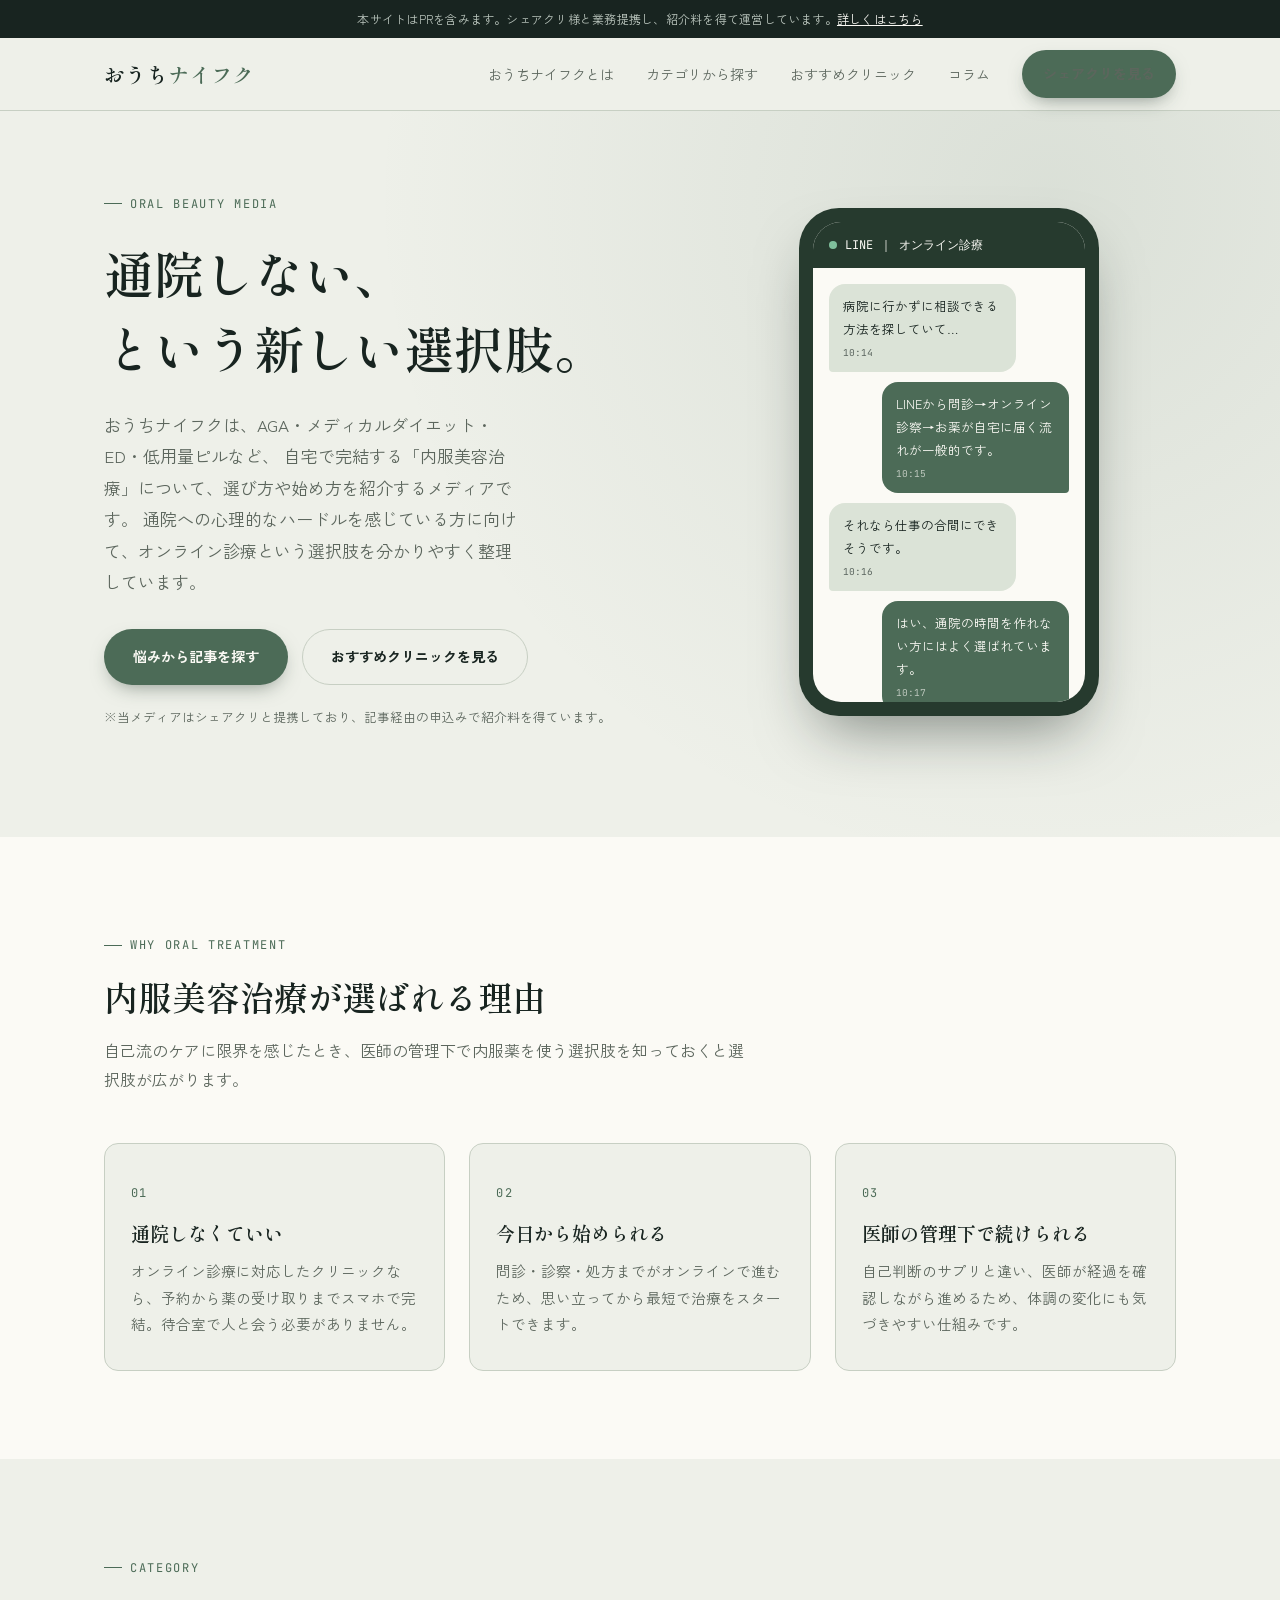
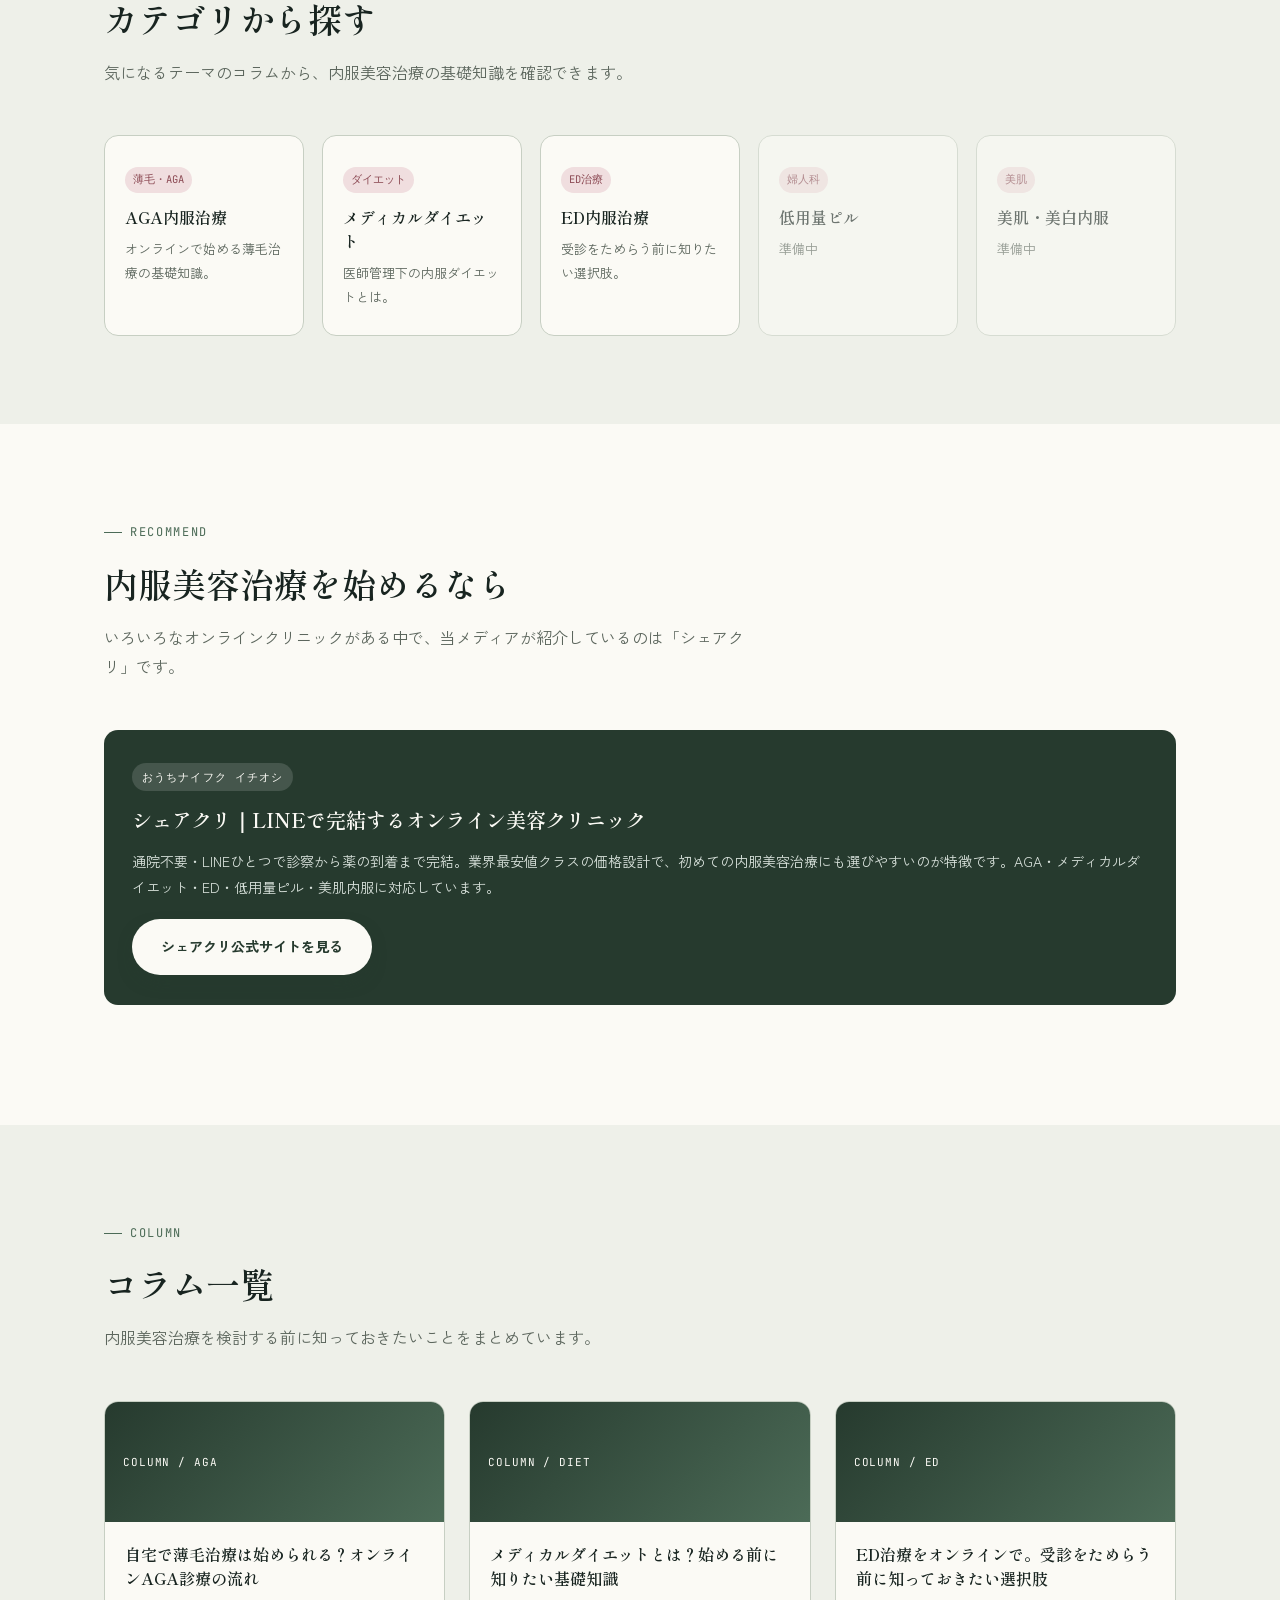
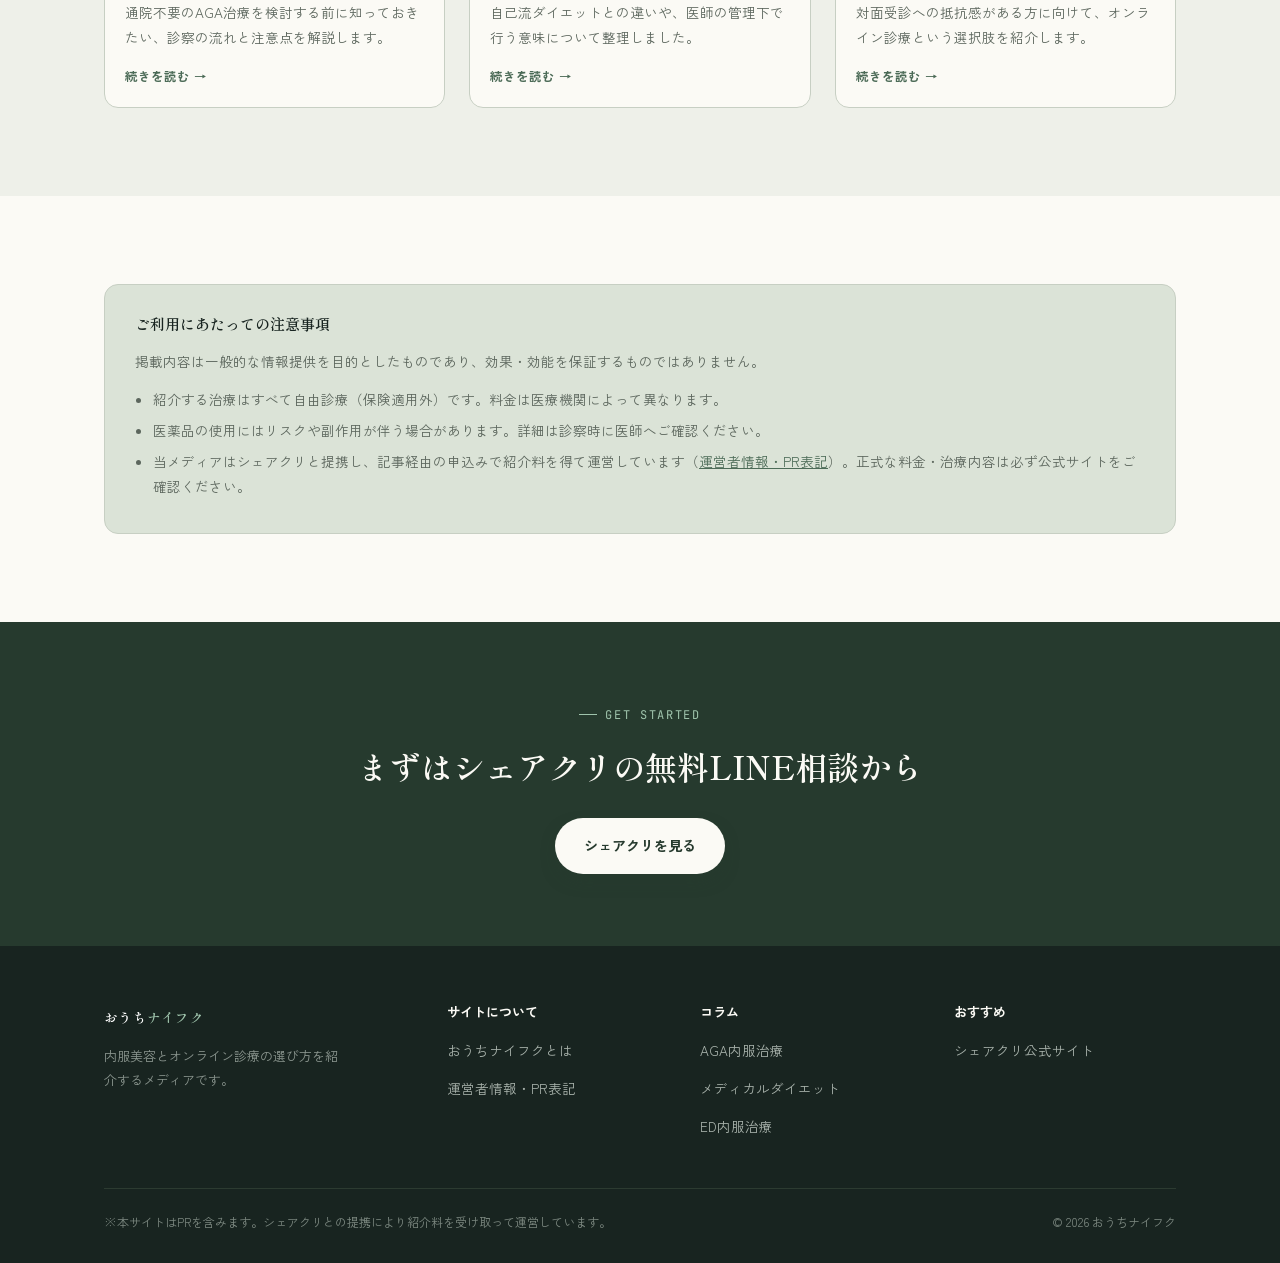
<file: index.html>
<!doctype html>
<html lang="ja">
<head>
<meta charset="UTF-8" />
<meta name="viewport" content="width=device-width, initial-scale=1.0" />
<title>おうちナイフク｜内服美容とオンライン診療の選び方ガイド</title>
<meta name="description" content="AGA・メディカルダイエット・ED・低用量ピルなど、自宅で完結する内服美容治療の選び方を紹介するメディアです。" />
<link rel="preconnect" href="https://fonts.googleapis.com">
<link href="https://fonts.googleapis.com/css2?family=Shippori+Mincho:wght@500;600;700&family=Zen+Kaku+Gothic+New:wght@400;500;700;900&family=JetBrains+Mono:wght@400;600&display=swap" rel="stylesheet">
<link rel="stylesheet" href="styles.css" />
</head>
<body>

<div class="pr-banner">本サイトはPRを含みます。シェアクリ様と業務提携し、紹介料を得て運営しています。<a href="about.html">詳しくはこちら</a></div>

<header class="site-header">
  <div class="container">
    <a href="index.html" class="logo">おうち<span>ナイフク</span></a>
    <nav>
      <ul class="nav-links">
        <li><a href="#about">おうちナイフクとは</a></li>
        <li><a href="#category">カテゴリから探す</a></li>
        <li><a href="#recommend">おすすめクリニック</a></li>
        <li><a href="#column">コラム</a></li>
        <li><a href="https://sharecli.co.jp/" class="btn btn-primary btn-small" target="_blank" rel="noopener sponsored">シェアクリを見る</a></li>
      </ul>
    </nav>
    <button class="nav-toggle" aria-label="メニューを開く"><span></span><span></span><span></span></button>
  </div>
</header>

<section class="hero" id="about">
  <div class="container">
    <div>
      <span class="eyebrow">Oral Beauty Media</span>
      <h1>通院しない、<br>という新しい選択肢。</h1>
      <p class="lead">
        おうちナイフクは、AGA・メディカルダイエット・ED・低用量ピルなど、
        自宅で完結する「内服美容治療」について、選び方や始め方を紹介するメディアです。
        通院への心理的なハードルを感じている方に向けて、オンライン診療という選択肢を分かりやすく整理しています。
      </p>
      <div class="hero-ctas">
        <a href="#category" class="btn btn-primary">悩みから記事を探す</a>
        <a href="#recommend" class="btn btn-ghost">おすすめクリニックを見る</a>
      </div>
      <p class="hero-note">※当メディアはシェアクリと提携しており、記事経由の申込みで紹介料を得ています。</p>
    </div>

    <div class="phone" aria-hidden="true">
      <div class="phone-screen">
        <div class="phone-bar"><span class="dot"></span> LINE ｜ オンライン診療</div>
        <div class="chat">
          <div class="bubble left">病院に行かずに相談できる方法を探していて…<time>10:14</time></div>
          <div class="bubble right">LINEから問診→オンライン診察→お薬が自宅に届く流れが一般的です。<time>10:15</time></div>
          <div class="bubble left">それなら仕事の合間にできそうです。<time>10:16</time></div>
          <div class="bubble right">はい、通院の時間を作れない方にはよく選ばれています。<time>10:17</time></div>
        </div>
      </div>
    </div>
  </div>
</section>

<section class="section section-alt">
  <div class="container">
    <div class="section-head reveal">
      <span class="eyebrow">Why Oral Treatment</span>
      <h2>内服美容治療が選ばれる理由</h2>
      <p>自己流のケアに限界を感じたとき、医師の管理下で内服薬を使う選択肢を知っておくと選択肢が広がります。</p>
    </div>
    <div class="grid-3">
      <div class="reason-card reveal">
        <span class="num">01</span>
        <h3>通院しなくていい</h3>
        <p>オンライン診療に対応したクリニックなら、予約から薬の受け取りまでスマホで完結。待合室で人と会う必要がありません。</p>
      </div>
      <div class="reason-card reveal">
        <span class="num">02</span>
        <h3>今日から始められる</h3>
        <p>問診・診察・処方までがオンラインで進むため、思い立ってから最短で治療をスタートできます。</p>
      </div>
      <div class="reason-card reveal">
        <span class="num">03</span>
        <h3>医師の管理下で続けられる</h3>
        <p>自己判断のサプリと違い、医師が経過を確認しながら進めるため、体調の変化にも気づきやすい仕組みです。</p>
      </div>
    </div>
  </div>
</section>

<section class="section" id="category">
  <div class="container">
    <div class="section-head reveal">
      <span class="eyebrow">Category</span>
      <h2>カテゴリから探す</h2>
      <p>気になるテーマのコラムから、内服美容治療の基礎知識を確認できます。</p>
    </div>
    <div class="grid-5">
      <a href="blog-aga-online.html" class="menu-card reveal">
        <span class="tag">薄毛・AGA</span>
        <h3>AGA内服治療</h3>
        <p>オンラインで始める薄毛治療の基礎知識。</p>
      </a>
      <a href="blog-medical-diet.html" class="menu-card reveal">
        <span class="tag">ダイエット</span>
        <h3>メディカルダイエット</h3>
        <p>医師管理下の内服ダイエットとは。</p>
      </a>
      <a href="blog-ed-online.html" class="menu-card reveal">
        <span class="tag">ED治療</span>
        <h3>ED内服治療</h3>
        <p>受診をためらう前に知りたい選択肢。</p>
      </a>
      <div class="menu-card reveal" style="opacity:0.6;">
        <span class="tag">婦人科</span>
        <h3>低用量ピル</h3>
        <p>準備中</p>
      </div>
      <div class="menu-card reveal" style="opacity:0.6;">
        <span class="tag">美肌</span>
        <h3>美肌・美白内服</h3>
        <p>準備中</p>
      </div>
    </div>
  </div>
</section>

<section class="section section-alt" id="recommend">
  <div class="container">
    <div class="section-head reveal">
      <span class="eyebrow">Recommend</span>
      <h2>内服美容治療を始めるなら</h2>
      <p>いろいろなオンラインクリニックがある中で、当メディアが紹介しているのは「シェアクリ」です。</p>
    </div>
    <div class="recommend-box reveal">
      <span class="rb-label">おうちナイフク イチオシ</span>
      <h3>シェアクリ｜LINEで完結するオンライン美容クリニック</h3>
      <p>通院不要・LINEひとつで診察から薬の到着まで完結。業界最安値クラスの価格設計で、初めての内服美容治療にも選びやすいのが特徴です。AGA・メディカルダイエット・ED・低用量ピル・美肌内服に対応しています。</p>
      <a href="https://sharecli.co.jp/" class="btn btn-primary" target="_blank" rel="noopener sponsored">シェアクリ公式サイトを見る</a>
    </div>
  </div>
</section>

<section class="section" id="column">
  <div class="container">
    <div class="section-head reveal">
      <span class="eyebrow">Column</span>
      <h2>コラム一覧</h2>
      <p>内服美容治療を検討する前に知っておきたいことをまとめています。</p>
    </div>
    <div class="grid-3-blog">
      <a href="blog-aga-online.html" class="blog-card reveal">
        <div class="thumb"><span>COLUMN / AGA</span></div>
        <div class="body">
          <h3>自宅で薄毛治療は始められる？オンラインAGA診療の流れ</h3>
          <p>通院不要のAGA治療を検討する前に知っておきたい、診察の流れと注意点を解説します。</p>
          <span class="read-more">続きを読む →</span>
        </div>
      </a>
      <a href="blog-medical-diet.html" class="blog-card reveal">
        <div class="thumb"><span>COLUMN / DIET</span></div>
        <div class="body">
          <h3>メディカルダイエットとは？始める前に知りたい基礎知識</h3>
          <p>自己流ダイエットとの違いや、医師の管理下で行う意味について整理しました。</p>
          <span class="read-more">続きを読む →</span>
        </div>
      </a>
      <a href="blog-ed-online.html" class="blog-card reveal">
        <div class="thumb"><span>COLUMN / ED</span></div>
        <div class="body">
          <h3>ED治療をオンラインで。受診をためらう前に知っておきたい選択肢</h3>
          <p>対面受診への抵抗感がある方に向けて、オンライン診療という選択肢を紹介します。</p>
          <span class="read-more">続きを読む →</span>
        </div>
      </a>
    </div>
  </div>
</section>

<section class="section section-alt">
  <div class="container">
    <div class="notice reveal">
      <h3>ご利用にあたっての注意事項</h3>
      <p>掲載内容は一般的な情報提供を目的としたものであり、効果・効能を保証するものではありません。</p>
      <ul>
        <li>紹介する治療はすべて自由診療（保険適用外）です。料金は医療機関によって異なります。</li>
        <li>医薬品の使用にはリスクや副作用が伴う場合があります。詳細は診察時に医師へご確認ください。</li>
        <li>当メディアはシェアクリと提携し、記事経由の申込みで紹介料を得て運営しています（<a href="about.html" style="color:var(--sage);">運営者情報・PR表記</a>）。正式な料金・治療内容は必ず公式サイトをご確認ください。</li>
      </ul>
    </div>
  </div>
</section>

<section class="cta-band">
  <div class="container">
    <span class="eyebrow">Get Started</span>
    <h2>まずはシェアクリの無料LINE相談から</h2>
    <a href="https://sharecli.co.jp/" class="btn btn-primary" target="_blank" rel="noopener sponsored">シェアクリを見る</a>
  </div>
</section>

<footer class="site-footer">
  <div class="container">
    <div class="footer-grid">
      <div class="footer-brand">
        <a href="index.html" class="logo" style="color:#fff;">おうち<span style="color:#9FC4AC;">ナイフク</span></a>
        <p>内服美容とオンライン診療の選び方を紹介するメディアです。</p>
      </div>
      <div>
        <h4>サイトについて</h4>
        <ul>
          <li><a href="#about">おうちナイフクとは</a></li>
          <li><a href="about.html">運営者情報・PR表記</a></li>
        </ul>
      </div>
      <div>
        <h4>コラム</h4>
        <ul>
          <li><a href="blog-aga-online.html">AGA内服治療</a></li>
          <li><a href="blog-medical-diet.html">メディカルダイエット</a></li>
          <li><a href="blog-ed-online.html">ED内服治療</a></li>
        </ul>
      </div>
      <div>
        <h4>おすすめ</h4>
        <ul>
          <li><a href="https://sharecli.co.jp/" target="_blank" rel="noopener sponsored">シェアクリ公式サイト</a></li>
        </ul>
      </div>
    </div>
    <div class="footer-bottom">
      <span>※本サイトはPRを含みます。シェアクリとの提携により紹介料を受け取って運営しています。</span>
      <span>&copy; 2026 おうちナイフク</span>
    </div>
  </div>
</footer>

<script src="script.js"></script>
</body>
</html>
</file>
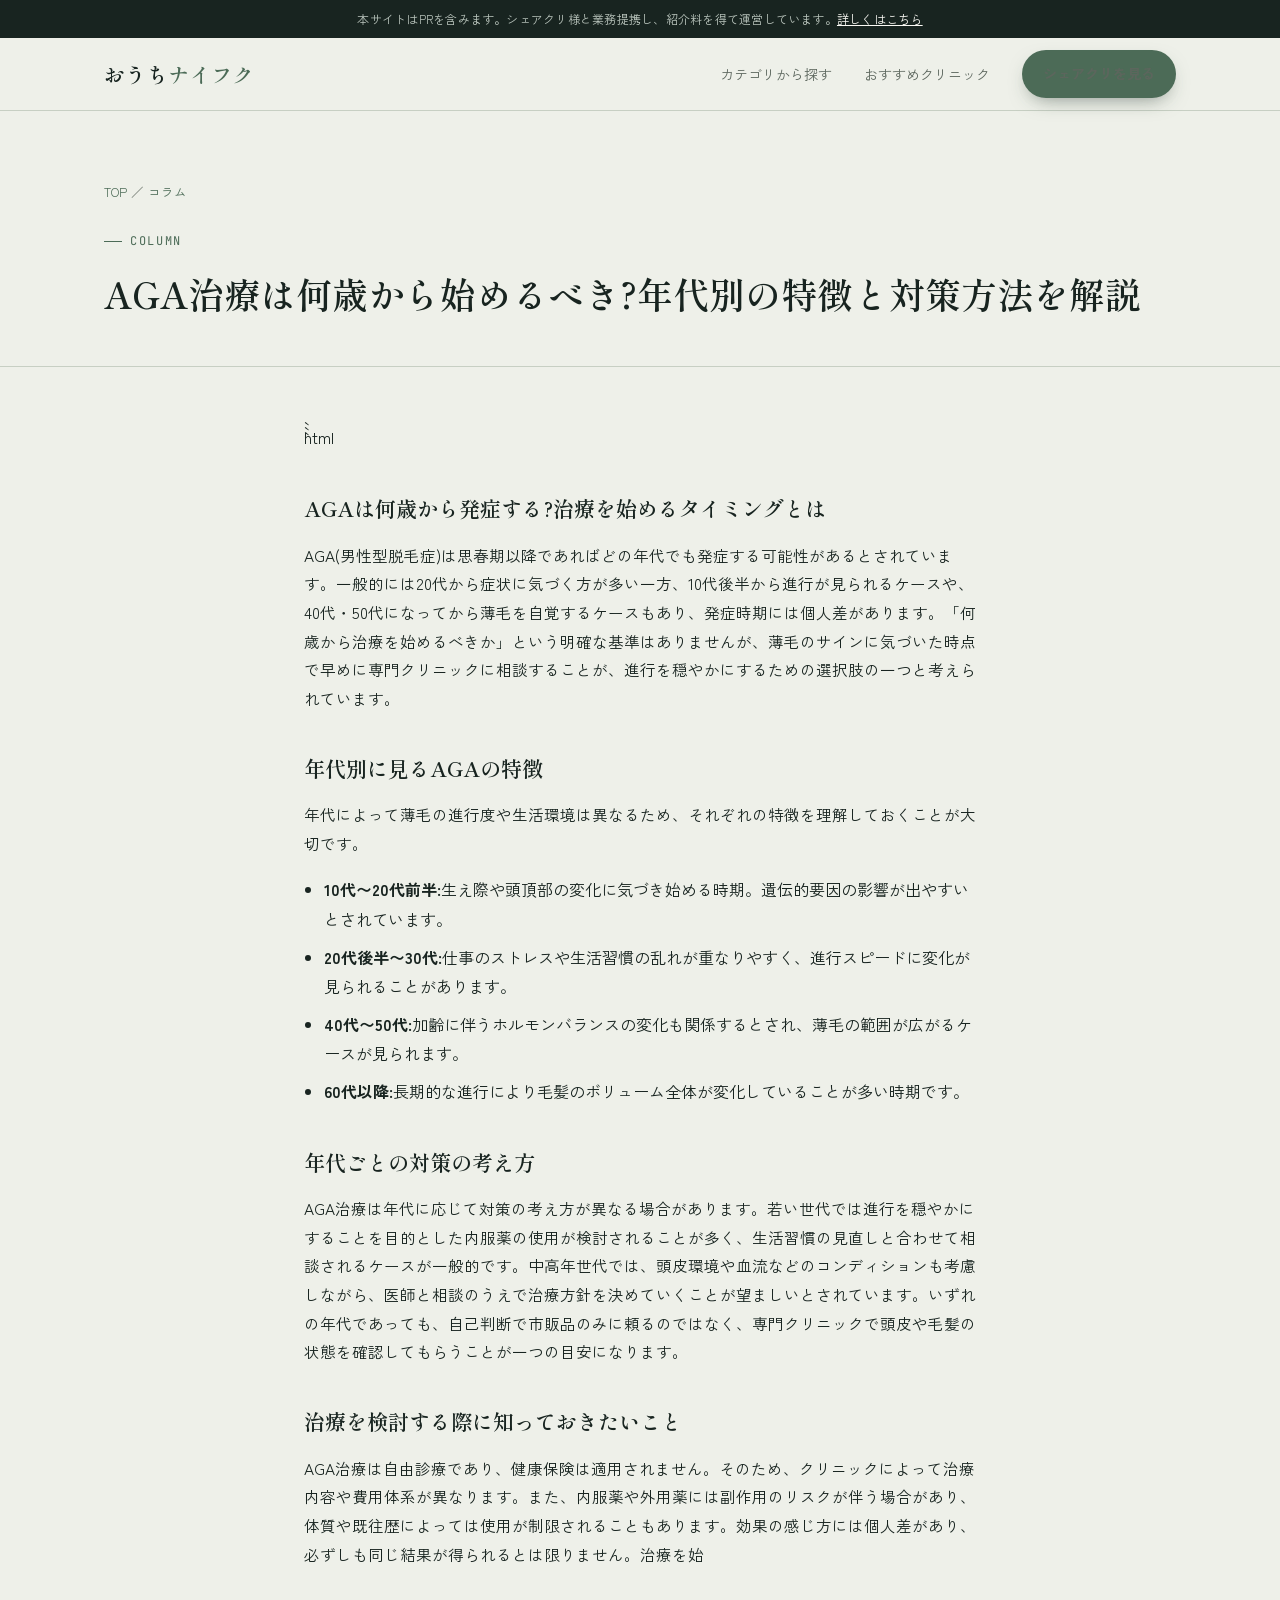
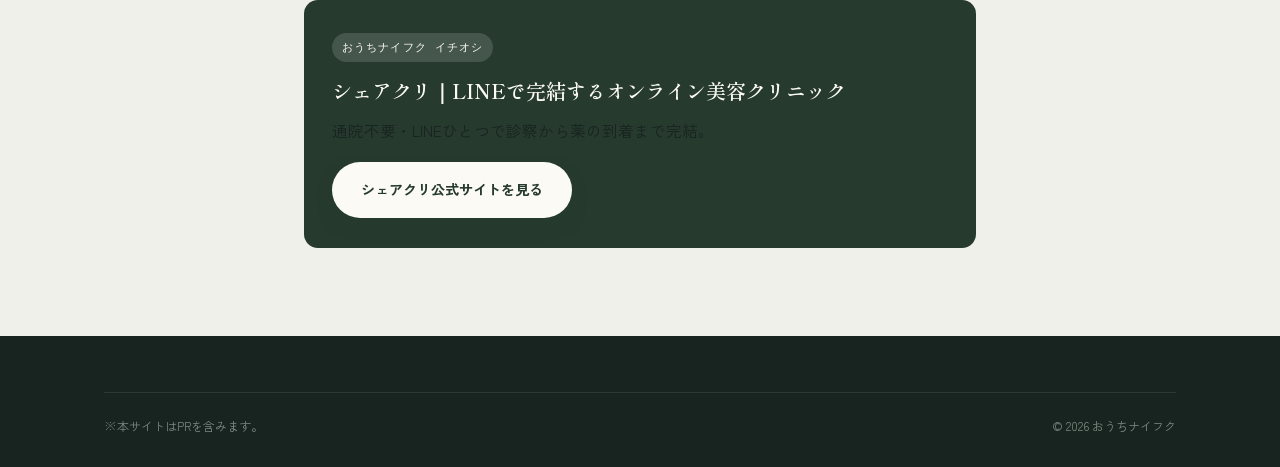
<file:  blog-auto-20260822-1545.html>
<!doctype html> <html lang="ja"> <head> <meta charset="UTF-8" /> <meta name="viewport" content="width=device-width, initial-scale=1.0" /> <title>AGA治療は何歳から始めるべき?年代別の特徴と対策方法を解説｜おうちナイフク</title> <link rel="preconnect" href="https://fonts.googleapis.com"> <link href="https://fonts.googleapis.com/css2?family=Shippori+Mincho:wght@500;600;700&family=Zen+Kaku+Gothic+New:wght@400;500;700;900&family=JetBrains+Mono:wght@400;600&display=swap" rel="stylesheet"> <link rel="stylesheet" href="styles.css" /> </head> <body> <div class="pr-banner">本サイトはPRを含みます。シェアクリ様と業務提携し、紹介料を得て運営しています。<a href="about.html">詳しくはこちら</a></div> <header class="site-header"> <div class="container"> <a href="index.html" class="logo">おうち<span>ナイフク</span></a> <nav> <ul class="nav-links"> <li><a href="index.html#category">カテゴリから探す</a></li> <li><a href="index.html#recommend">おすすめクリニック</a></li> <li><a href="https://sharecli.co.jp/" class="btn btn-primary btn-small" target="_blank" rel="noopener sponsored">シェアクリを見る</a></li> </ul> </nav> </div> </header> <section class="article-head"> <div class="container"> <p class="breadcrumb"><a href="index.html">TOP</a> ／ <a href="index.html#column">コラム</a></p> <span class="eyebrow">Column</span> <h1>AGA治療は何歳から始めるべき?年代別の特徴と対策方法を解説</h1> </div> </section> <article class="article-body"> ```html
<h2>AGAは何歳から発症する?治療を始めるタイミングとは</h2>
<p>AGA(男性型脱毛症)は思春期以降であればどの年代でも発症する可能性があるとされています。一般的には20代から症状に気づく方が多い一方、10代後半から進行が見られるケースや、40代・50代になってから薄毛を自覚するケースもあり、発症時期には個人差があります。「何歳から治療を始めるべきか」という明確な基準はありませんが、薄毛のサインに気づいた時点で早めに専門クリニックに相談することが、進行を穏やかにするための選択肢の一つと考えられています。</p>

<h2>年代別に見るAGAの特徴</h2>
<p>年代によって薄毛の進行度や生活環境は異なるため、それぞれの特徴を理解しておくことが大切です。</p>
<ul>
<li><strong>10代〜20代前半:</strong>生え際や頭頂部の変化に気づき始める時期。遺伝的要因の影響が出やすいとされています。</li>
<li><strong>20代後半〜30代:</strong>仕事のストレスや生活習慣の乱れが重なりやすく、進行スピードに変化が見られることがあります。</li>
<li><strong>40代〜50代:</strong>加齢に伴うホルモンバランスの変化も関係するとされ、薄毛の範囲が広がるケースが見られます。</li>
<li><strong>60代以降:</strong>長期的な進行により毛髪のボリューム全体が変化していることが多い時期です。</li>
</ul>

<h2>年代ごとの対策の考え方</h2>
<p>AGA治療は年代に応じて対策の考え方が異なる場合があります。若い世代では進行を穏やかにすることを目的とした内服薬の使用が検討されることが多く、生活習慣の見直しと合わせて相談されるケースが一般的です。中高年世代では、頭皮環境や血流などのコンディションも考慮しながら、医師と相談のうえで治療方針を決めていくことが望ましいとされています。いずれの年代であっても、自己判断で市販品のみに頼るのではなく、専門クリニックで頭皮や毛髪の状態を確認してもらうことが一つの目安になります。</p>

<h2>治療を検討する際に知っておきたいこと</h2>
<p>AGA治療は自由診療であり、健康保険は適用されません。そのため、クリニックによって治療内容や費用体系が異なります。また、内服薬や外用薬には副作用のリスクが伴う場合があり、体質や既往歴によっては使用が制限されることもあります。効果の感じ方には個人差があり、必ずしも同じ結果が得られるとは限りません。治療を始 <div class="recommend-box"> <span class="rb-label">おうちナイフク イチオシ</span> <h3>シェアクリ｜LINEで完結するオンライン美容クリニック</h3> <p>通院不要・LINEひとつで診察から薬の到着まで完結。</p> <a href="https://sharecli.co.jp/" class="btn btn-primary" target="_blank" rel="noopener sponsored">シェアクリ公式サイトを見る</a> </div> </article> <footer class="site-footer"> <div class="container"> <div class="footer-bottom"> <span>※本サイトはPRを含みます。</span> <span>&copy; 2026 おうちナイフク</span> </div> </div> </footer> <script src="script.js"></script> </body> </html>
</file>
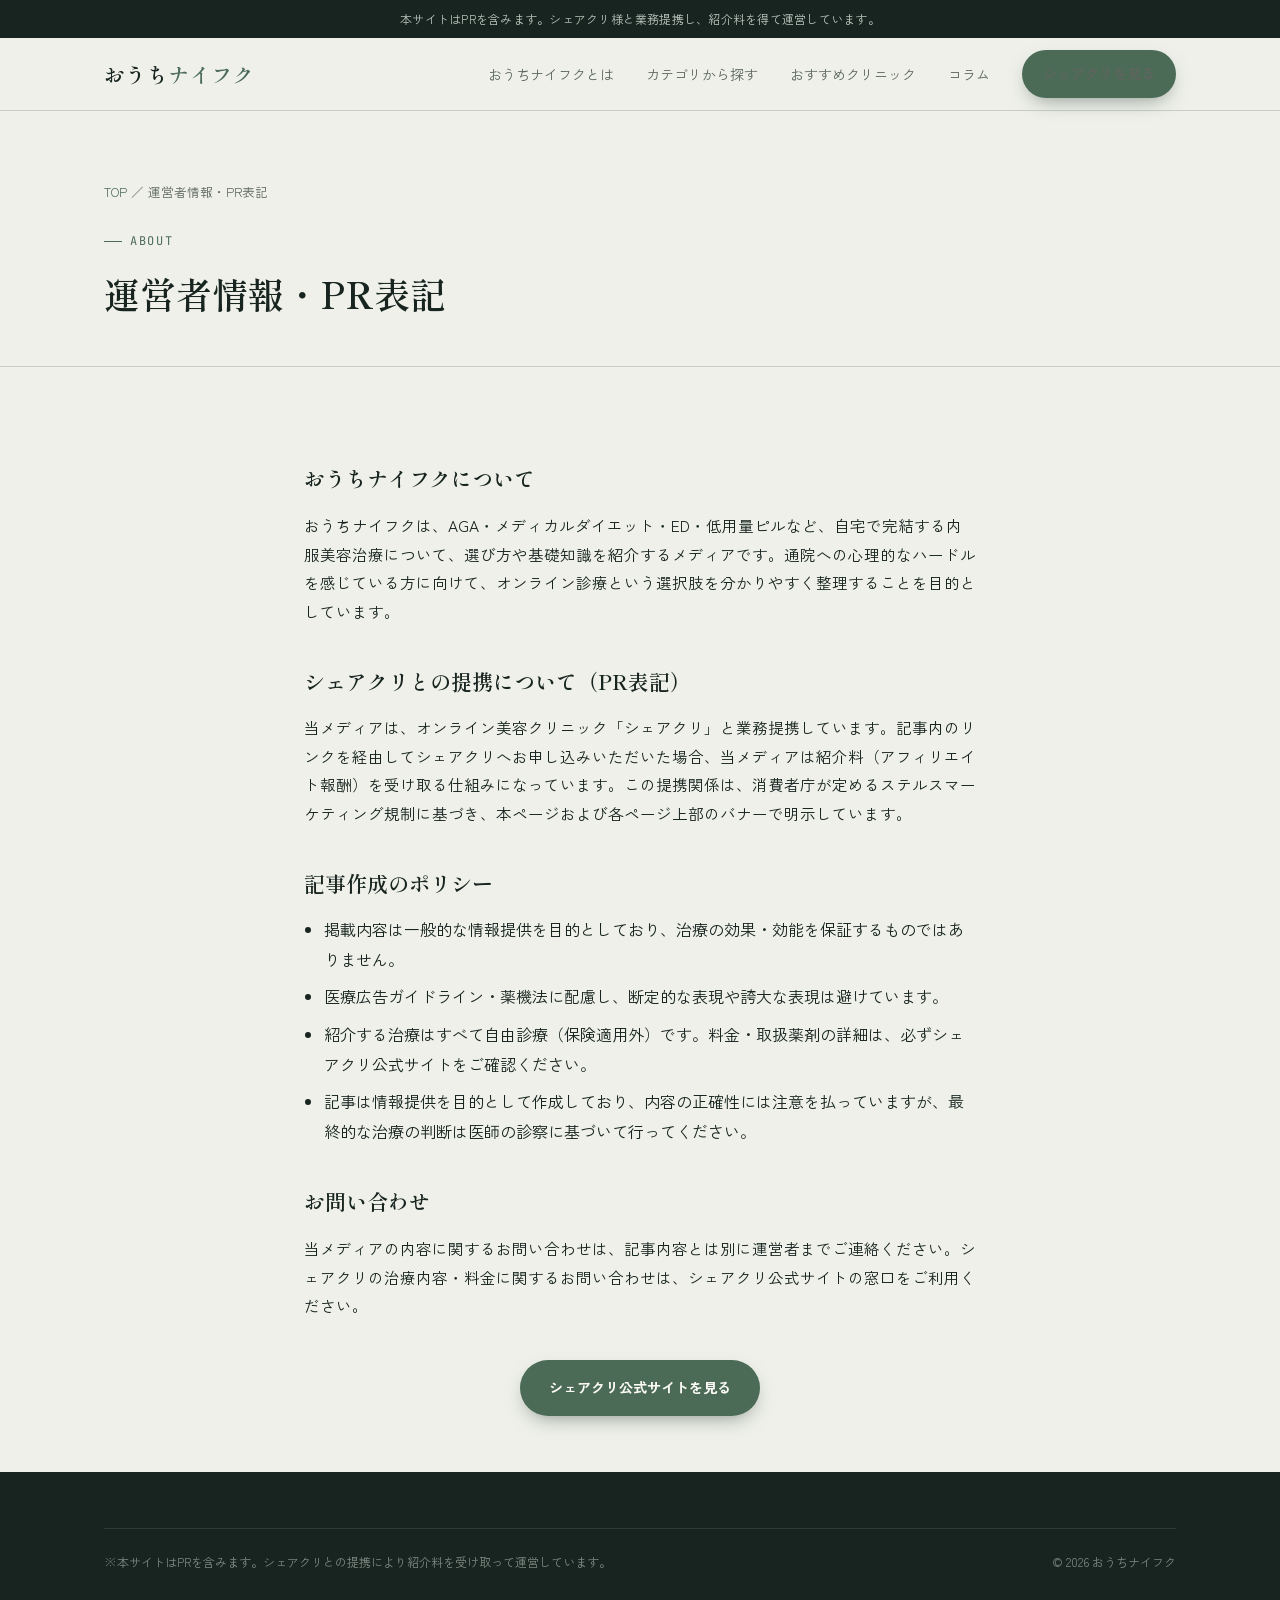
<file: about.html>
<!doctype html>
<html lang="ja">
<head>
<meta charset="UTF-8" />
<meta name="viewport" content="width=device-width, initial-scale=1.0" />
<title>運営者情報・PR表記｜おうちナイフク</title>
<meta name="description" content="おうちナイフクの運営方針、シェアクリとの提携関係、記事作成のポリシーについて説明しています。" />
<link rel="preconnect" href="https://fonts.googleapis.com">
<link href="https://fonts.googleapis.com/css2?family=Shippori+Mincho:wght@500;600;700&family=Zen+Kaku+Gothic+New:wght@400;500;700;900&family=JetBrains+Mono:wght@400;600&display=swap" rel="stylesheet">
<link rel="stylesheet" href="styles.css" />
</head>
<body>

<div class="pr-banner">本サイトはPRを含みます。シェアクリ様と業務提携し、紹介料を得て運営しています。</div>

<header class="site-header">
  <div class="container">
    <a href="index.html" class="logo">おうち<span>ナイフク</span></a>
    <nav>
      <ul class="nav-links">
        <li><a href="index.html#about">おうちナイフクとは</a></li>
        <li><a href="index.html#category">カテゴリから探す</a></li>
        <li><a href="index.html#recommend">おすすめクリニック</a></li>
        <li><a href="index.html#column">コラム</a></li>
        <li><a href="https://sharecli.co.jp/" class="btn btn-primary btn-small" target="_blank" rel="noopener sponsored">シェアクリを見る</a></li>
      </ul>
    </nav>
    <button class="nav-toggle" aria-label="メニューを開く"><span></span><span></span><span></span></button>
  </div>
</header>

<section class="article-head">
  <div class="container">
    <p class="breadcrumb"><a href="index.html">TOP</a> ／ 運営者情報・PR表記</p>
    <span class="eyebrow">About</span>
    <h1>運営者情報・PR表記</h1>
  </div>
</section>

<article class="article-body">
  <h2>おうちナイフクについて</h2>
  <p>おうちナイフクは、AGA・メディカルダイエット・ED・低用量ピルなど、自宅で完結する内服美容治療について、選び方や基礎知識を紹介するメディアです。通院への心理的なハードルを感じている方に向けて、オンライン診療という選択肢を分かりやすく整理することを目的としています。</p>

  <h2>シェアクリとの提携について（PR表記）</h2>
  <p>当メディアは、オンライン美容クリニック「シェアクリ」と業務提携しています。記事内のリンクを経由してシェアクリへお申し込みいただいた場合、当メディアは紹介料（アフィリエイト報酬）を受け取る仕組みになっています。この提携関係は、消費者庁が定めるステルスマーケティング規制に基づき、本ページおよび各ページ上部のバナーで明示しています。</p>

  <h2>記事作成のポリシー</h2>
  <ul>
    <li>掲載内容は一般的な情報提供を目的としており、治療の効果・効能を保証するものではありません。</li>
    <li>医療広告ガイドライン・薬機法に配慮し、断定的な表現や誇大な表現は避けています。</li>
    <li>紹介する治療はすべて自由診療（保険適用外）です。料金・取扱薬剤の詳細は、必ずシェアクリ公式サイトをご確認ください。</li>
    <li>記事は情報提供を目的として作成しており、内容の正確性には注意を払っていますが、最終的な治療の判断は医師の診察に基づいて行ってください。</li>
  </ul>

  <h2>お問い合わせ</h2>
  <p>当メディアの内容に関するお問い合わせは、記事内容とは別に運営者までご連絡ください。シェアクリの治療内容・料金に関するお問い合わせは、シェアクリ公式サイトの窓口をご利用ください。</p>

  <div style="margin-top:40px; text-align:center;">
    <a href="https://sharecli.co.jp/" class="btn btn-primary" target="_blank" rel="noopener sponsored">シェアクリ公式サイトを見る</a>
  </div>
</article>

<footer class="site-footer">
  <div class="container">
    <div class="footer-bottom">
      <span>※本サイトはPRを含みます。シェアクリとの提携により紹介料を受け取って運営しています。</span>
      <span>&copy; 2026 おうちナイフク</span>
    </div>
  </div>
</footer>

<script src="script.js"></script>
</body>
</html>
</file>
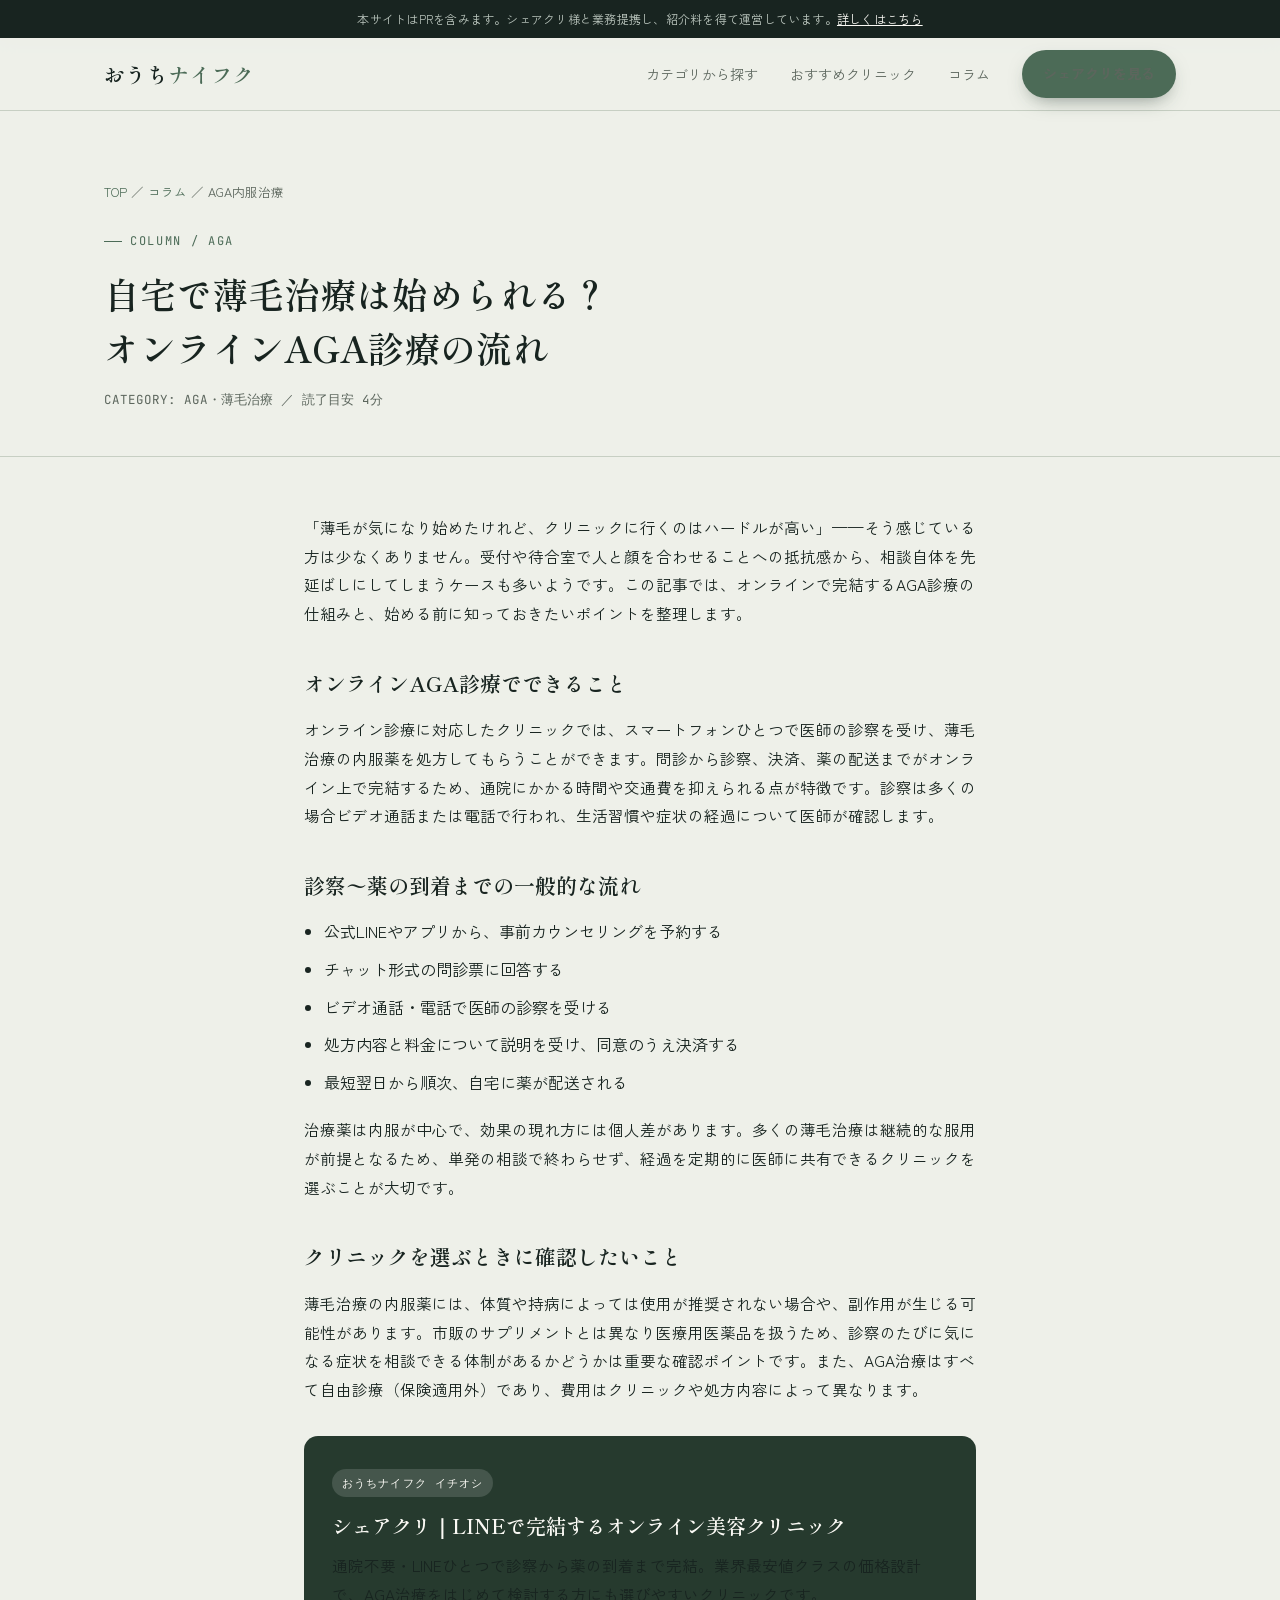
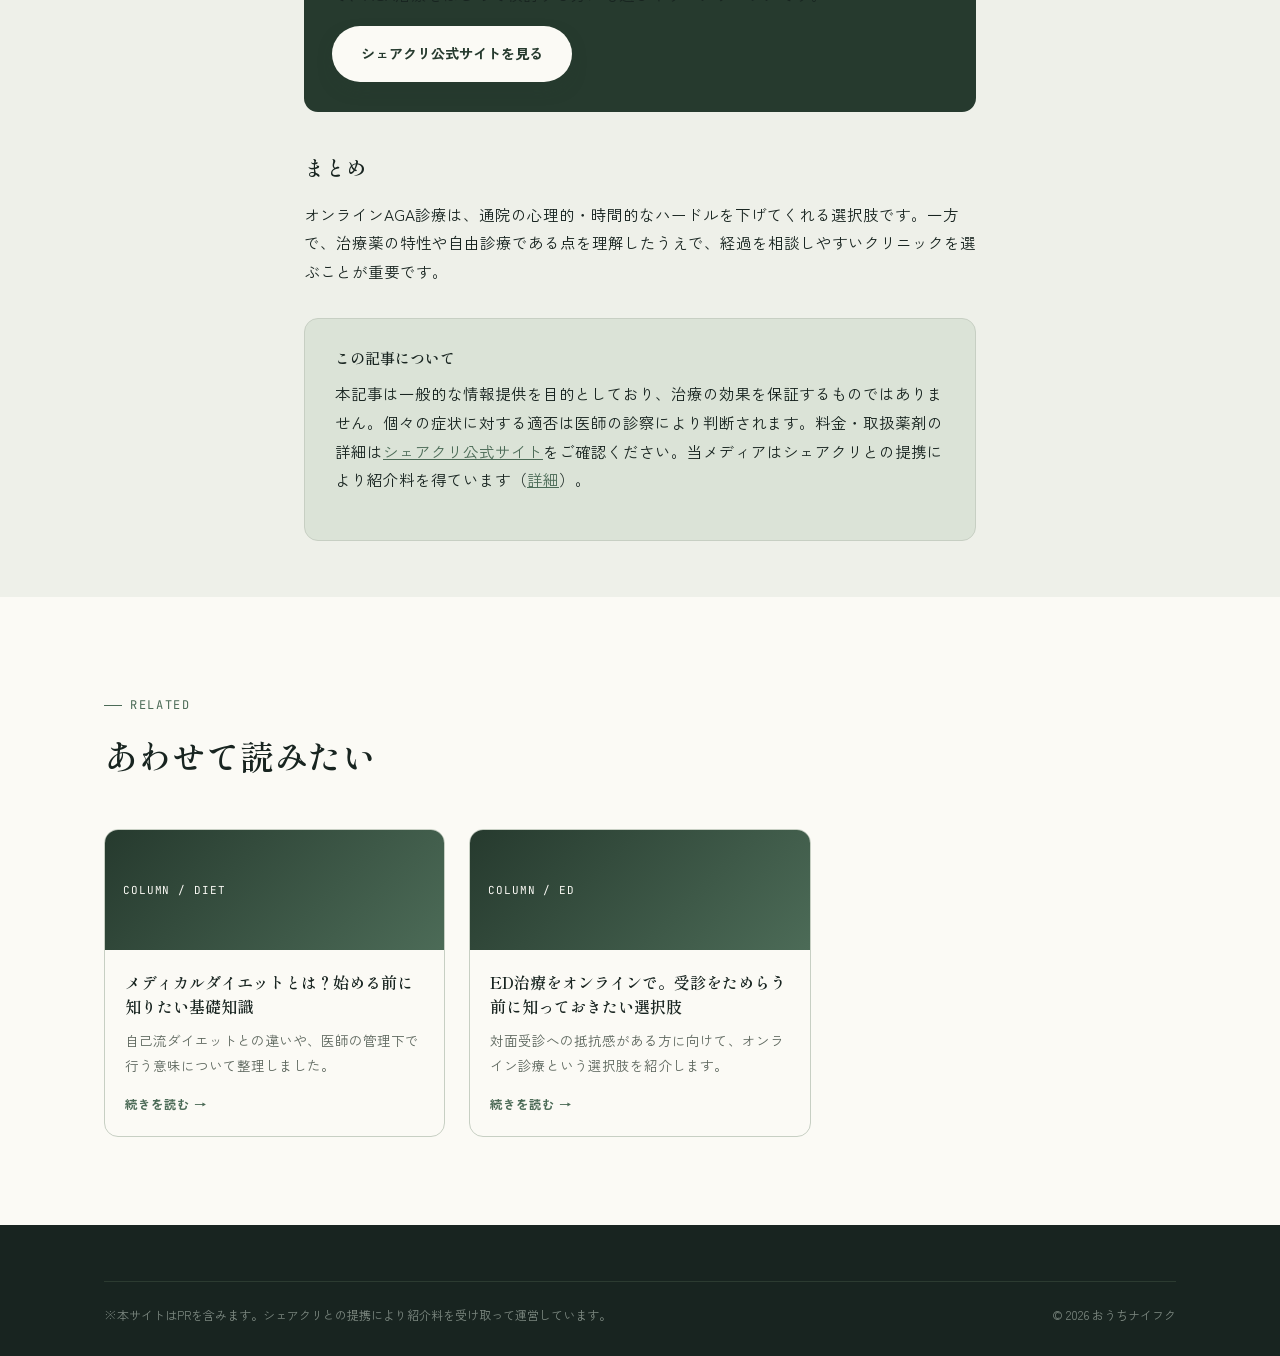
<file: blog-aga-online.html>
<!doctype html>
<html lang="ja">
<head>
<meta charset="UTF-8" />
<meta name="viewport" content="width=device-width, initial-scale=1.0" />
<title>自宅で薄毛治療は始められる？オンラインAGA診療の流れ｜おうちナイフク</title>
<meta name="description" content="通院不要のオンラインAGA診療を検討する前に知っておきたい、診察の流れ・費用の考え方・注意点をまとめました。" />
<link rel="preconnect" href="https://fonts.googleapis.com">
<link href="https://fonts.googleapis.com/css2?family=Shippori+Mincho:wght@500;600;700&family=Zen+Kaku+Gothic+New:wght@400;500;700;900&family=JetBrains+Mono:wght@400;600&display=swap" rel="stylesheet">
<link rel="stylesheet" href="styles.css" />
</head>
<body>

<div class="pr-banner">本サイトはPRを含みます。シェアクリ様と業務提携し、紹介料を得て運営しています。<a href="about.html">詳しくはこちら</a></div>

<header class="site-header">
  <div class="container">
    <a href="index.html" class="logo">おうち<span>ナイフク</span></a>
    <nav>
      <ul class="nav-links">
        <li><a href="index.html#category">カテゴリから探す</a></li>
        <li><a href="index.html#recommend">おすすめクリニック</a></li>
        <li><a href="index.html#column">コラム</a></li>
        <li><a href="https://sharecli.co.jp/" class="btn btn-primary btn-small" target="_blank" rel="noopener sponsored">シェアクリを見る</a></li>
      </ul>
    </nav>
    <button class="nav-toggle" aria-label="メニューを開く"><span></span><span></span><span></span></button>
  </div>
</header>

<section class="article-head">
  <div class="container">
    <p class="breadcrumb"><a href="index.html">TOP</a> ／ <a href="index.html#column">コラム</a> ／ AGA内服治療</p>
    <span class="eyebrow">Column / AGA</span>
    <h1>自宅で薄毛治療は始められる？<br>オンラインAGA診療の流れ</h1>
    <p class="article-meta">CATEGORY: AGA・薄毛治療 ／ 読了目安 4分</p>
  </div>
</section>

<article class="article-body">
  <p>「薄毛が気になり始めたけれど、クリニックに行くのはハードルが高い」——そう感じている方は少なくありません。受付や待合室で人と顔を合わせることへの抵抗感から、相談自体を先延ばしにしてしまうケースも多いようです。この記事では、オンラインで完結するAGA診療の仕組みと、始める前に知っておきたいポイントを整理します。</p>

  <h2>オンラインAGA診療でできること</h2>
  <p>オンライン診療に対応したクリニックでは、スマートフォンひとつで医師の診察を受け、薄毛治療の内服薬を処方してもらうことができます。問診から診察、決済、薬の配送までがオンライン上で完結するため、通院にかかる時間や交通費を抑えられる点が特徴です。診察は多くの場合ビデオ通話または電話で行われ、生活習慣や症状の経過について医師が確認します。</p>

  <h2>診察〜薬の到着までの一般的な流れ</h2>
  <ul>
    <li>公式LINEやアプリから、事前カウンセリングを予約する</li>
    <li>チャット形式の問診票に回答する</li>
    <li>ビデオ通話・電話で医師の診察を受ける</li>
    <li>処方内容と料金について説明を受け、同意のうえ決済する</li>
    <li>最短翌日から順次、自宅に薬が配送される</li>
  </ul>
  <p>治療薬は内服が中心で、効果の現れ方には個人差があります。多くの薄毛治療は継続的な服用が前提となるため、単発の相談で終わらせず、経過を定期的に医師に共有できるクリニックを選ぶことが大切です。</p>

  <h2>クリニックを選ぶときに確認したいこと</h2>
  <p>薄毛治療の内服薬には、体質や持病によっては使用が推奨されない場合や、副作用が生じる可能性があります。市販のサプリメントとは異なり医療用医薬品を扱うため、診察のたびに気になる症状を相談できる体制があるかどうかは重要な確認ポイントです。また、AGA治療はすべて自由診療（保険適用外）であり、費用はクリニックや処方内容によって異なります。</p>

  <div class="recommend-box reveal">
    <span class="rb-label">おうちナイフク イチオシ</span>
    <h3>シェアクリ｜LINEで完結するオンライン美容クリニック</h3>
    <p>通院不要・LINEひとつで診察から薬の到着まで完結。業界最安値クラスの価格設計で、AGA治療をはじめて検討する方にも選びやすいクリニックです。</p>
    <a href="https://sharecli.co.jp/" class="btn btn-primary" target="_blank" rel="noopener sponsored">シェアクリ公式サイトを見る</a>
  </div>

  <h2>まとめ</h2>
  <p>オンラインAGA診療は、通院の心理的・時間的なハードルを下げてくれる選択肢です。一方で、治療薬の特性や自由診療である点を理解したうえで、経過を相談しやすいクリニックを選ぶことが重要です。</p>

  <div class="notice reveal" style="margin-top:32px;">
    <h3>この記事について</h3>
    <p>本記事は一般的な情報提供を目的としており、治療の効果を保証するものではありません。個々の症状に対する適否は医師の診察により判断されます。料金・取扱薬剤の詳細は<a href="https://sharecli.co.jp/" target="_blank" rel="noopener sponsored" style="color:var(--sage);">シェアクリ公式サイト</a>をご確認ください。当メディアはシェアクリとの提携により紹介料を得ています（<a href="about.html" style="color:var(--sage);">詳細</a>）。</p>
  </div>
</article>

<section class="section section-alt">
  <div class="container">
    <div class="section-head reveal">
      <span class="eyebrow">Related</span>
      <h2>あわせて読みたい</h2>
    </div>
    <div class="grid-3-blog">
      <a href="blog-medical-diet.html" class="blog-card reveal">
        <div class="thumb"><span>COLUMN / DIET</span></div>
        <div class="body">
          <h3>メディカルダイエットとは？始める前に知りたい基礎知識</h3>
          <p>自己流ダイエットとの違いや、医師の管理下で行う意味について整理しました。</p>
          <span class="read-more">続きを読む →</span>
        </div>
      </a>
      <a href="blog-ed-online.html" class="blog-card reveal">
        <div class="thumb"><span>COLUMN / ED</span></div>
        <div class="body">
          <h3>ED治療をオンラインで。受診をためらう前に知っておきたい選択肢</h3>
          <p>対面受診への抵抗感がある方に向けて、オンライン診療という選択肢を紹介します。</p>
          <span class="read-more">続きを読む →</span>
        </div>
      </a>
    </div>
  </div>
</section>

<footer class="site-footer">
  <div class="container">
    <div class="footer-bottom">
      <span>※本サイトはPRを含みます。シェアクリとの提携により紹介料を受け取って運営しています。</span>
      <span>&copy; 2026 おうちナイフク</span>
    </div>
  </div>
</footer>

<script src="script.js"></script>
</body>
</html>
</file>
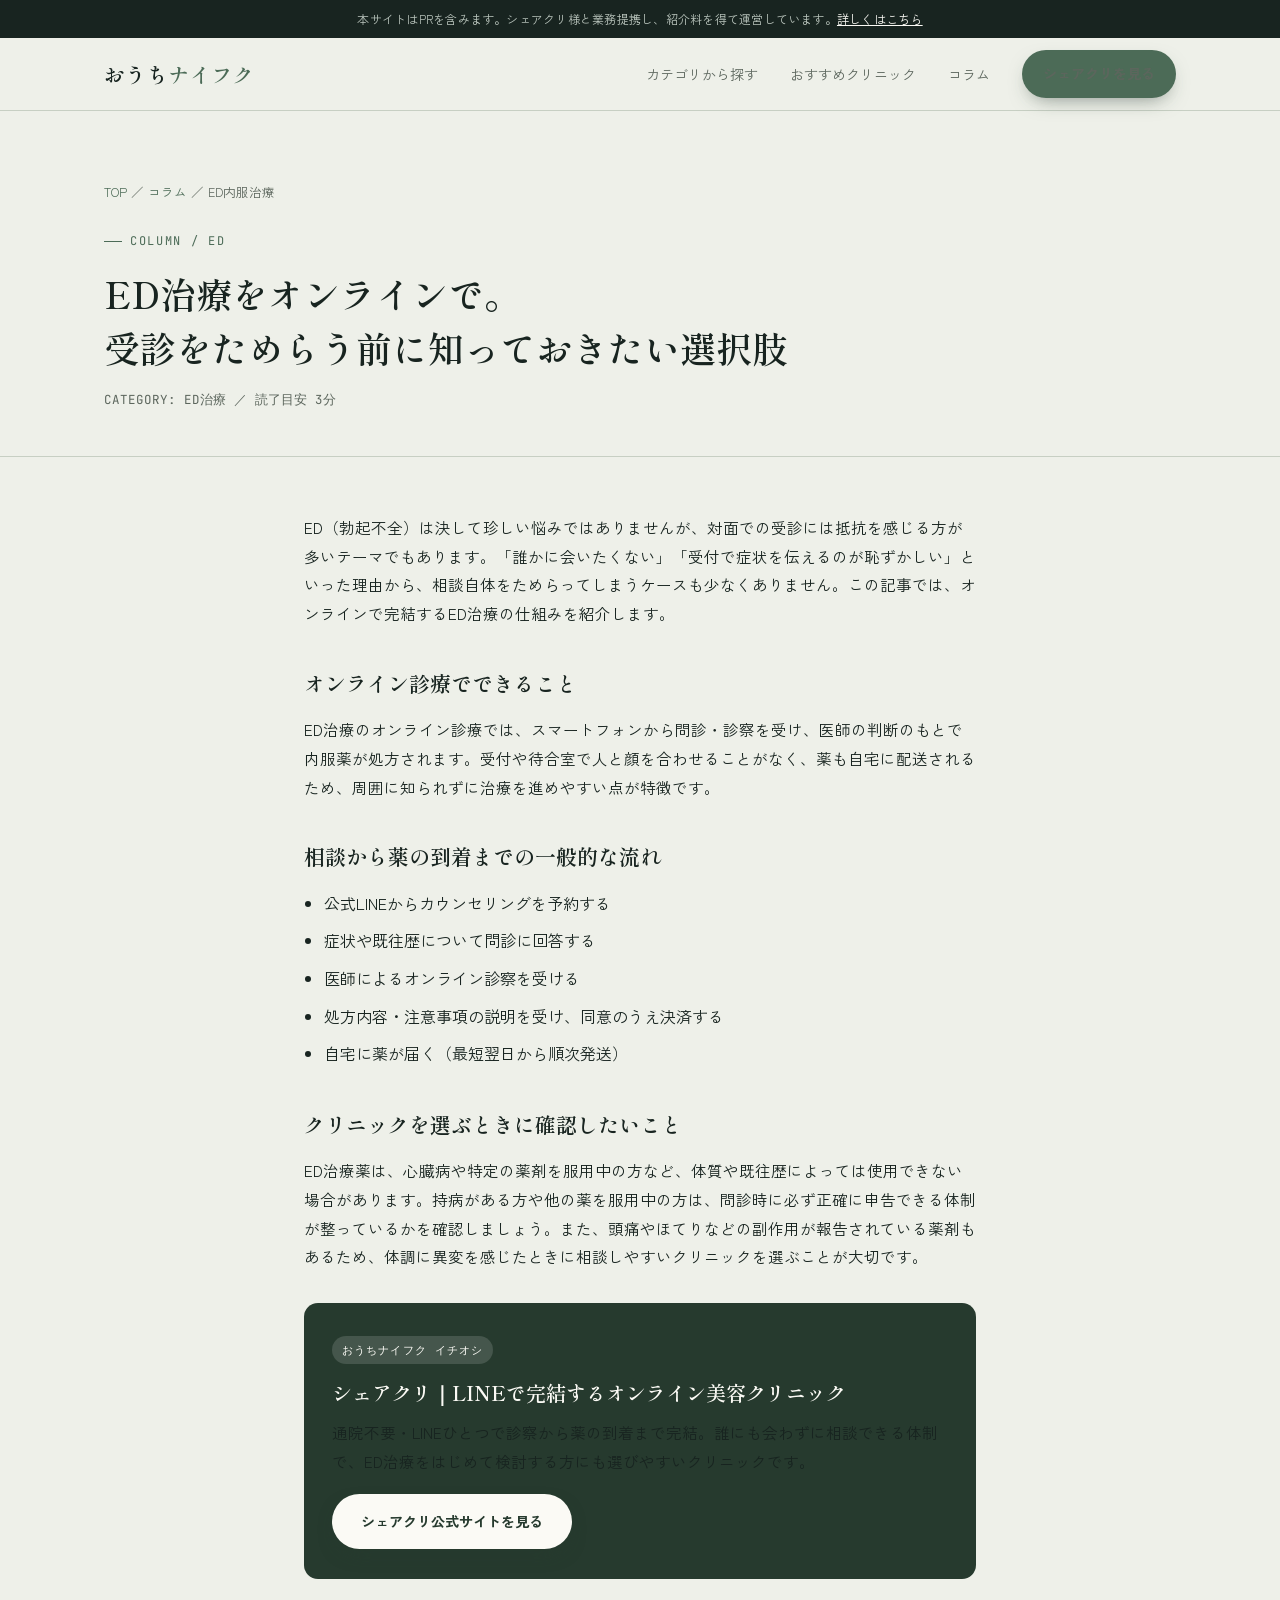
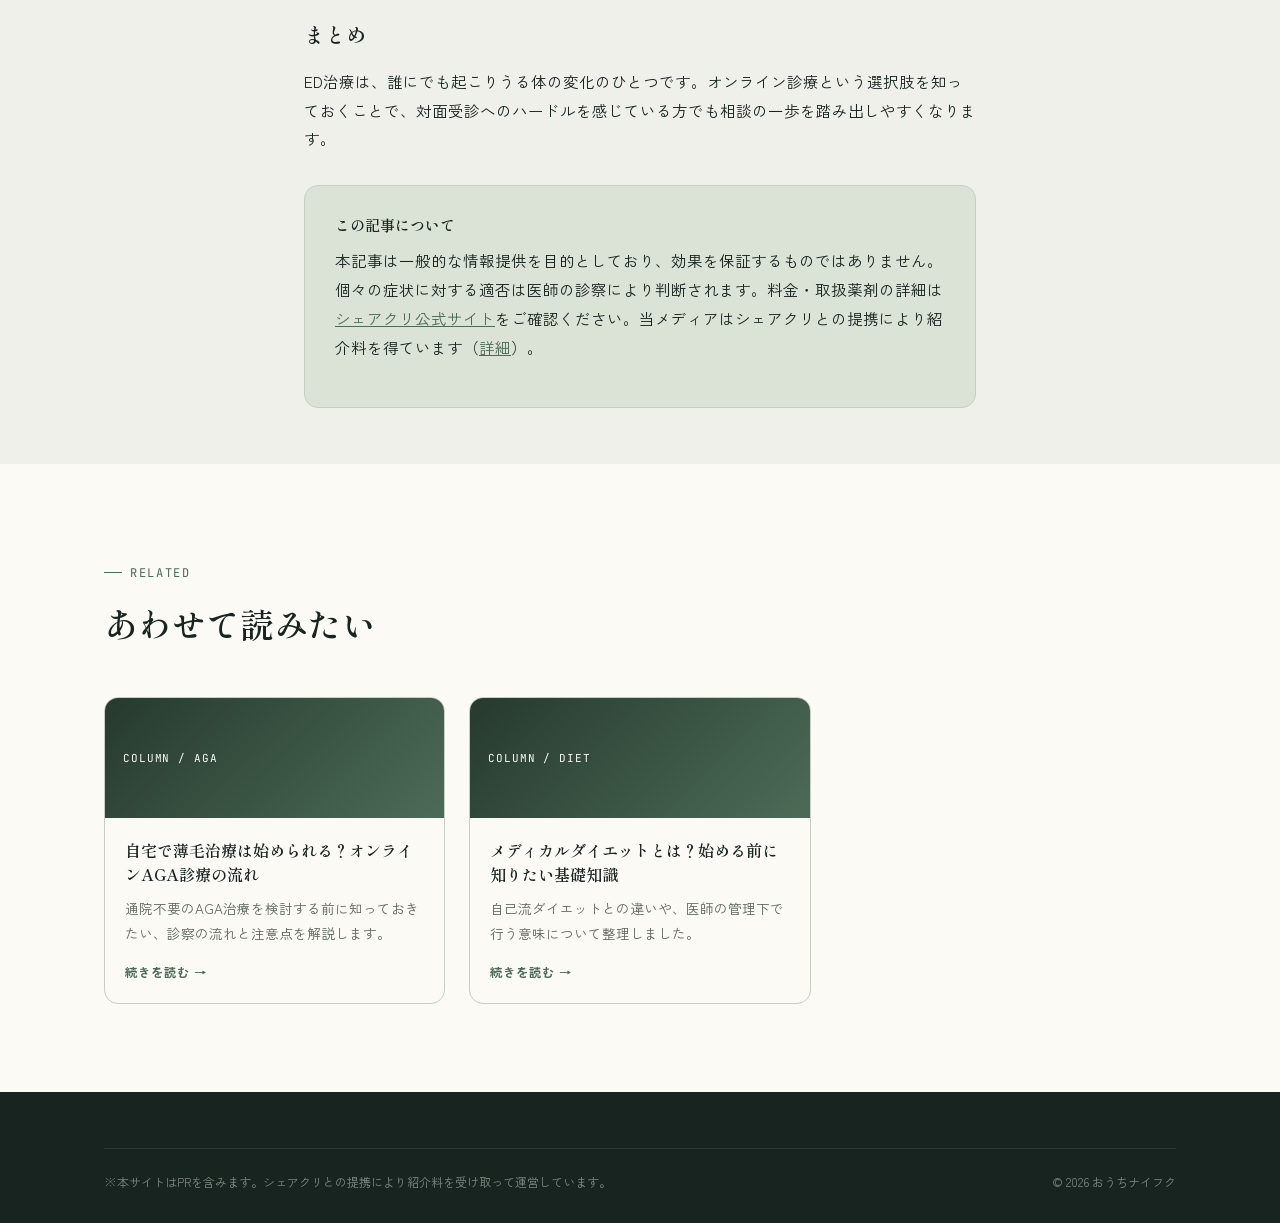
<file: blog-ed-online.html>
<!doctype html>
<html lang="ja">
<head>
<meta charset="UTF-8" />
<meta name="viewport" content="width=device-width, initial-scale=1.0" />
<title>ED治療をオンラインで。受診をためらう前に知っておきたい選択肢｜おうちナイフク</title>
<meta name="description" content="対面受診への抵抗感からED治療の相談をためらっている方に向けて、オンライン診療の流れと注意点を解説します。" />
<link rel="preconnect" href="https://fonts.googleapis.com">
<link href="https://fonts.googleapis.com/css2?family=Shippori+Mincho:wght@500;600;700&family=Zen+Kaku+Gothic+New:wght@400;500;700;900&family=JetBrains+Mono:wght@400;600&display=swap" rel="stylesheet">
<link rel="stylesheet" href="styles.css" />
</head>
<body>

<div class="pr-banner">本サイトはPRを含みます。シェアクリ様と業務提携し、紹介料を得て運営しています。<a href="about.html">詳しくはこちら</a></div>

<header class="site-header">
  <div class="container">
    <a href="index.html" class="logo">おうち<span>ナイフク</span></a>
    <nav>
      <ul class="nav-links">
        <li><a href="index.html#category">カテゴリから探す</a></li>
        <li><a href="index.html#recommend">おすすめクリニック</a></li>
        <li><a href="index.html#column">コラム</a></li>
        <li><a href="https://sharecli.co.jp/" class="btn btn-primary btn-small" target="_blank" rel="noopener sponsored">シェアクリを見る</a></li>
      </ul>
    </nav>
    <button class="nav-toggle" aria-label="メニューを開く"><span></span><span></span><span></span></button>
  </div>
</header>

<section class="article-head">
  <div class="container">
    <p class="breadcrumb"><a href="index.html">TOP</a> ／ <a href="index.html#column">コラム</a> ／ ED内服治療</p>
    <span class="eyebrow">Column / ED</span>
    <h1>ED治療をオンラインで。<br>受診をためらう前に知っておきたい選択肢</h1>
    <p class="article-meta">CATEGORY: ED治療 ／ 読了目安 3分</p>
  </div>
</section>

<article class="article-body">
  <p>ED（勃起不全）は決して珍しい悩みではありませんが、対面での受診には抵抗を感じる方が多いテーマでもあります。「誰かに会いたくない」「受付で症状を伝えるのが恥ずかしい」といった理由から、相談自体をためらってしまうケースも少なくありません。この記事では、オンラインで完結するED治療の仕組みを紹介します。</p>

  <h2>オンライン診療でできること</h2>
  <p>ED治療のオンライン診療では、スマートフォンから問診・診察を受け、医師の判断のもとで内服薬が処方されます。受付や待合室で人と顔を合わせることがなく、薬も自宅に配送されるため、周囲に知られずに治療を進めやすい点が特徴です。</p>

  <h2>相談から薬の到着までの一般的な流れ</h2>
  <ul>
    <li>公式LINEからカウンセリングを予約する</li>
    <li>症状や既往歴について問診に回答する</li>
    <li>医師によるオンライン診察を受ける</li>
    <li>処方内容・注意事項の説明を受け、同意のうえ決済する</li>
    <li>自宅に薬が届く（最短翌日から順次発送）</li>
  </ul>

  <h2>クリニックを選ぶときに確認したいこと</h2>
  <p>ED治療薬は、心臓病や特定の薬剤を服用中の方など、体質や既往歴によっては使用できない場合があります。持病がある方や他の薬を服用中の方は、問診時に必ず正確に申告できる体制が整っているかを確認しましょう。また、頭痛やほてりなどの副作用が報告されている薬剤もあるため、体調に異変を感じたときに相談しやすいクリニックを選ぶことが大切です。</p>

  <div class="recommend-box reveal">
    <span class="rb-label">おうちナイフク イチオシ</span>
    <h3>シェアクリ｜LINEで完結するオンライン美容クリニック</h3>
    <p>通院不要・LINEひとつで診察から薬の到着まで完結。誰にも会わずに相談できる体制で、ED治療をはじめて検討する方にも選びやすいクリニックです。</p>
    <a href="https://sharecli.co.jp/" class="btn btn-primary" target="_blank" rel="noopener sponsored">シェアクリ公式サイトを見る</a>
  </div>

  <h2>まとめ</h2>
  <p>ED治療は、誰にでも起こりうる体の変化のひとつです。オンライン診療という選択肢を知っておくことで、対面受診へのハードルを感じている方でも相談の一歩を踏み出しやすくなります。</p>

  <div class="notice reveal" style="margin-top:32px;">
    <h3>この記事について</h3>
    <p>本記事は一般的な情報提供を目的としており、効果を保証するものではありません。個々の症状に対する適否は医師の診察により判断されます。料金・取扱薬剤の詳細は<a href="https://sharecli.co.jp/" target="_blank" rel="noopener sponsored" style="color:var(--sage);">シェアクリ公式サイト</a>をご確認ください。当メディアはシェアクリとの提携により紹介料を得ています（<a href="about.html" style="color:var(--sage);">詳細</a>）。</p>
  </div>
</article>

<section class="section section-alt">
  <div class="container">
    <div class="section-head reveal">
      <span class="eyebrow">Related</span>
      <h2>あわせて読みたい</h2>
    </div>
    <div class="grid-3-blog">
      <a href="blog-aga-online.html" class="blog-card reveal">
        <div class="thumb"><span>COLUMN / AGA</span></div>
        <div class="body">
          <h3>自宅で薄毛治療は始められる？オンラインAGA診療の流れ</h3>
          <p>通院不要のAGA治療を検討する前に知っておきたい、診察の流れと注意点を解説します。</p>
          <span class="read-more">続きを読む →</span>
        </div>
      </a>
      <a href="blog-medical-diet.html" class="blog-card reveal">
        <div class="thumb"><span>COLUMN / DIET</span></div>
        <div class="body">
          <h3>メディカルダイエットとは？始める前に知りたい基礎知識</h3>
          <p>自己流ダイエットとの違いや、医師の管理下で行う意味について整理しました。</p>
          <span class="read-more">続きを読む →</span>
        </div>
      </a>
    </div>
  </div>
</section>

<footer class="site-footer">
  <div class="container">
    <div class="footer-bottom">
      <span>※本サイトはPRを含みます。シェアクリとの提携により紹介料を受け取って運営しています。</span>
      <span>&copy; 2026 おうちナイフク</span>
    </div>
  </div>
</footer>

<script src="script.js"></script>
</body>
</html>
</file>
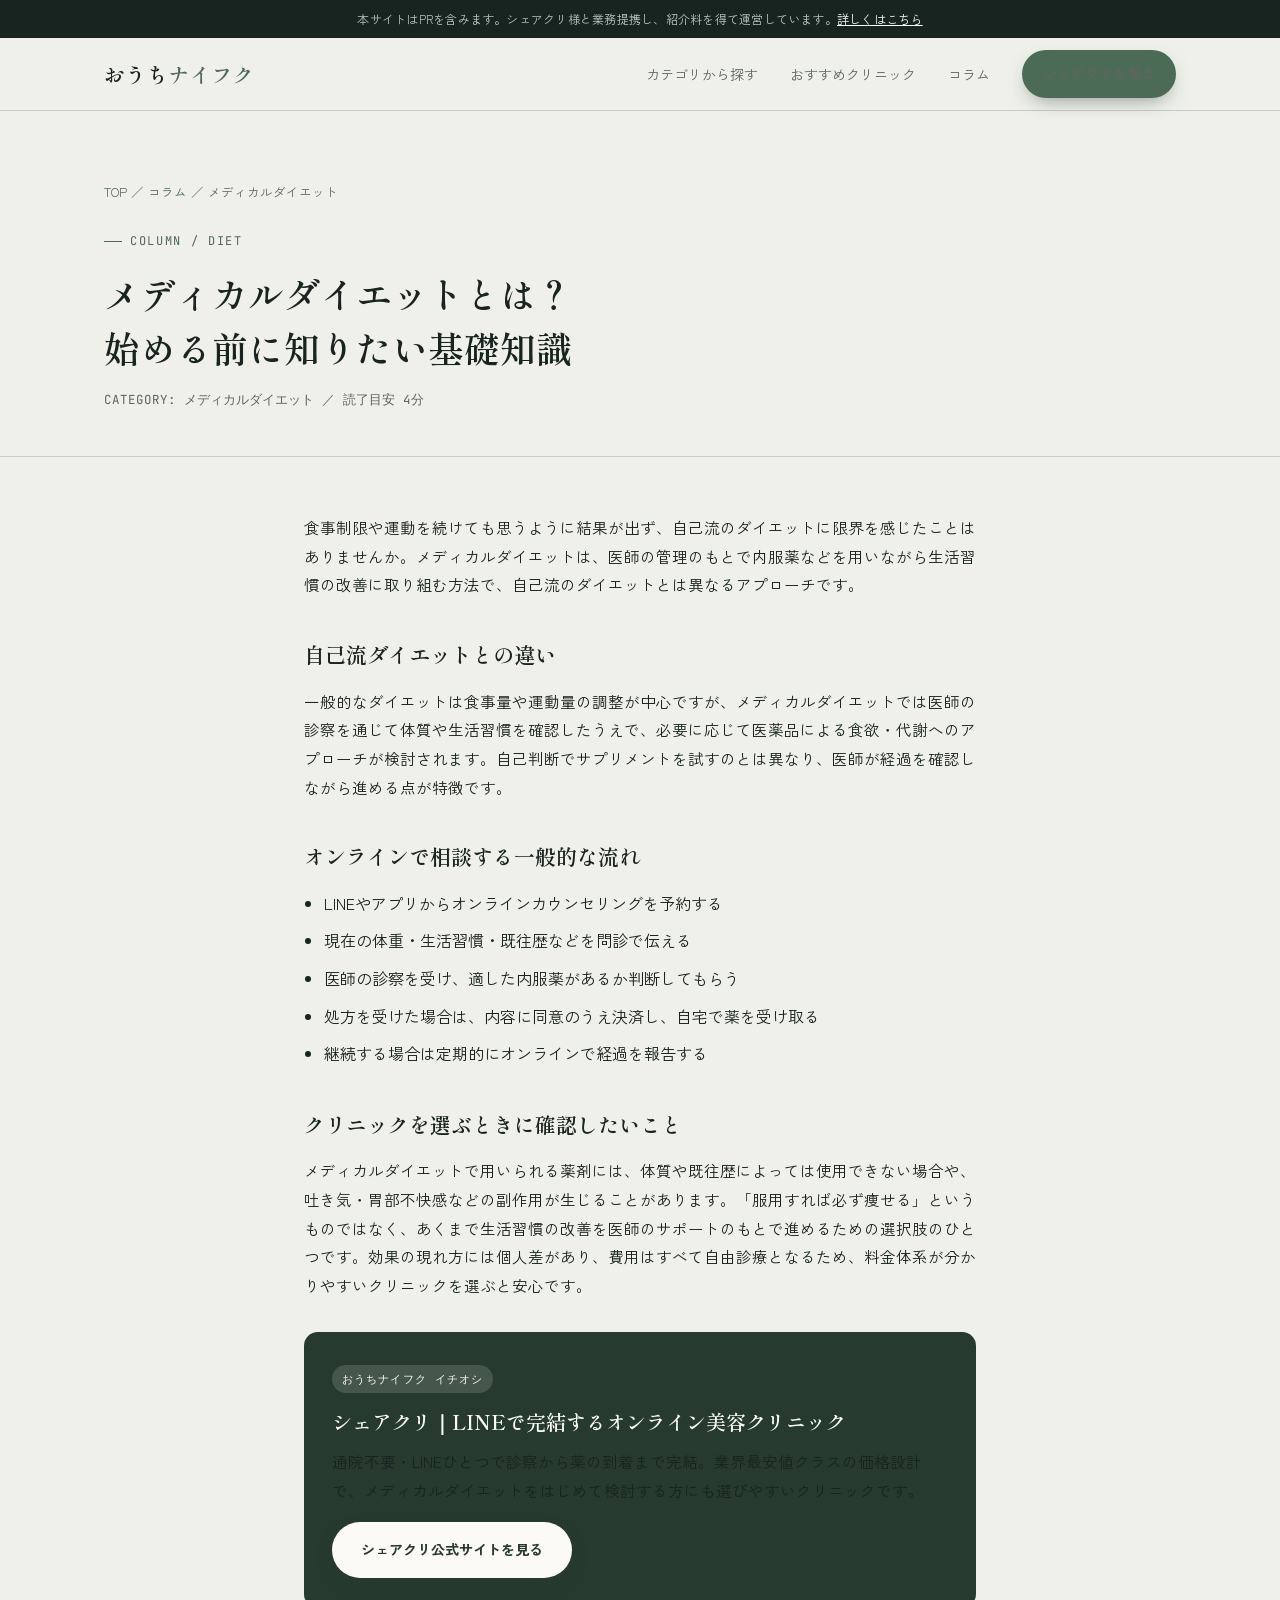
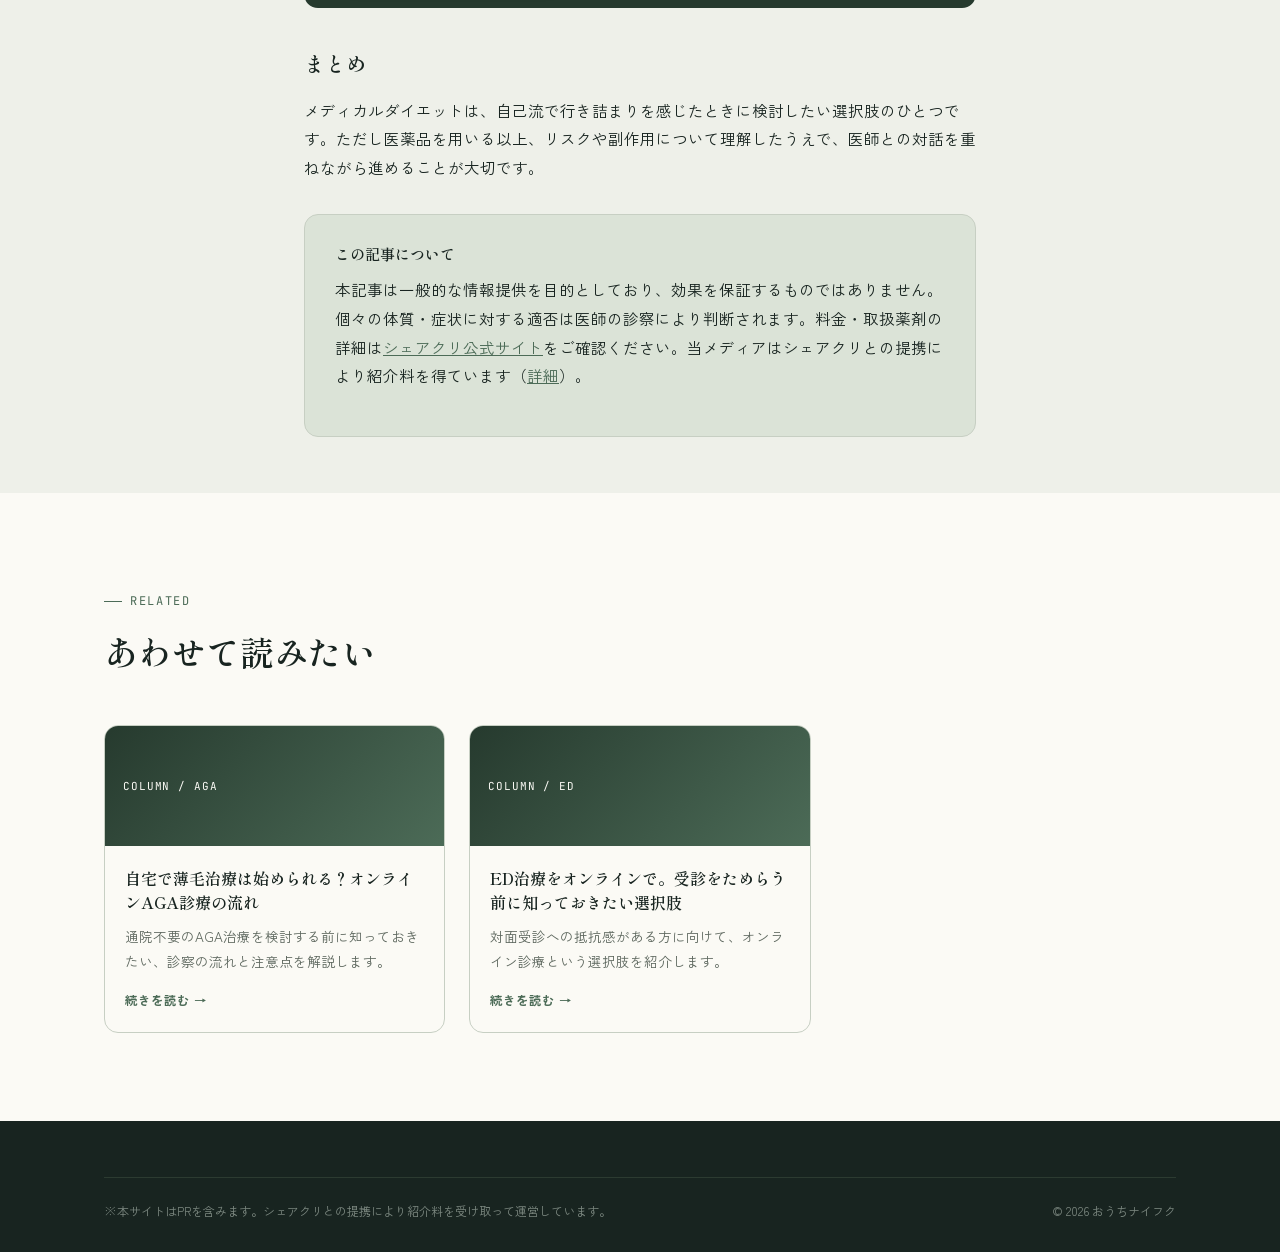
<file: blog-medical-diet.html>
<!doctype html>
<html lang="ja">
<head>
<meta charset="UTF-8" />
<meta name="viewport" content="width=device-width, initial-scale=1.0" />
<title>メディカルダイエットとは？始める前に知りたい基礎知識｜おうちナイフク</title>
<meta name="description" content="医師の管理下で行うメディカルダイエットの基本と、オンラインで相談する際に知っておきたいポイントを解説します。" />
<link rel="preconnect" href="https://fonts.googleapis.com">
<link href="https://fonts.googleapis.com/css2?family=Shippori+Mincho:wght@500;600;700&family=Zen+Kaku+Gothic+New:wght@400;500;700;900&family=JetBrains+Mono:wght@400;600&display=swap" rel="stylesheet">
<link rel="stylesheet" href="styles.css" />
</head>
<body>

<div class="pr-banner">本サイトはPRを含みます。シェアクリ様と業務提携し、紹介料を得て運営しています。<a href="about.html">詳しくはこちら</a></div>

<header class="site-header">
  <div class="container">
    <a href="index.html" class="logo">おうち<span>ナイフク</span></a>
    <nav>
      <ul class="nav-links">
        <li><a href="index.html#category">カテゴリから探す</a></li>
        <li><a href="index.html#recommend">おすすめクリニック</a></li>
        <li><a href="index.html#column">コラム</a></li>
        <li><a href="https://sharecli.co.jp/" class="btn btn-primary btn-small" target="_blank" rel="noopener sponsored">シェアクリを見る</a></li>
      </ul>
    </nav>
    <button class="nav-toggle" aria-label="メニューを開く"><span></span><span></span><span></span></button>
  </div>
</header>

<section class="article-head">
  <div class="container">
    <p class="breadcrumb"><a href="index.html">TOP</a> ／ <a href="index.html#column">コラム</a> ／ メディカルダイエット</p>
    <span class="eyebrow">Column / Diet</span>
    <h1>メディカルダイエットとは？<br>始める前に知りたい基礎知識</h1>
    <p class="article-meta">CATEGORY: メディカルダイエット ／ 読了目安 4分</p>
  </div>
</section>

<article class="article-body">
  <p>食事制限や運動を続けても思うように結果が出ず、自己流のダイエットに限界を感じたことはありませんか。メディカルダイエットは、医師の管理のもとで内服薬などを用いながら生活習慣の改善に取り組む方法で、自己流のダイエットとは異なるアプローチです。</p>

  <h2>自己流ダイエットとの違い</h2>
  <p>一般的なダイエットは食事量や運動量の調整が中心ですが、メディカルダイエットでは医師の診察を通じて体質や生活習慣を確認したうえで、必要に応じて医薬品による食欲・代謝へのアプローチが検討されます。自己判断でサプリメントを試すのとは異なり、医師が経過を確認しながら進める点が特徴です。</p>

  <h2>オンラインで相談する一般的な流れ</h2>
  <ul>
    <li>LINEやアプリからオンラインカウンセリングを予約する</li>
    <li>現在の体重・生活習慣・既往歴などを問診で伝える</li>
    <li>医師の診察を受け、適した内服薬があるか判断してもらう</li>
    <li>処方を受けた場合は、内容に同意のうえ決済し、自宅で薬を受け取る</li>
    <li>継続する場合は定期的にオンラインで経過を報告する</li>
  </ul>

  <h2>クリニックを選ぶときに確認したいこと</h2>
  <p>メディカルダイエットで用いられる薬剤には、体質や既往歴によっては使用できない場合や、吐き気・胃部不快感などの副作用が生じることがあります。「服用すれば必ず痩せる」というものではなく、あくまで生活習慣の改善を医師のサポートのもとで進めるための選択肢のひとつです。効果の現れ方には個人差があり、費用はすべて自由診療となるため、料金体系が分かりやすいクリニックを選ぶと安心です。</p>

  <div class="recommend-box reveal">
    <span class="rb-label">おうちナイフク イチオシ</span>
    <h3>シェアクリ｜LINEで完結するオンライン美容クリニック</h3>
    <p>通院不要・LINEひとつで診察から薬の到着まで完結。業界最安値クラスの価格設計で、メディカルダイエットをはじめて検討する方にも選びやすいクリニックです。</p>
    <a href="https://sharecli.co.jp/" class="btn btn-primary" target="_blank" rel="noopener sponsored">シェアクリ公式サイトを見る</a>
  </div>

  <h2>まとめ</h2>
  <p>メディカルダイエットは、自己流で行き詰まりを感じたときに検討したい選択肢のひとつです。ただし医薬品を用いる以上、リスクや副作用について理解したうえで、医師との対話を重ねながら進めることが大切です。</p>

  <div class="notice reveal" style="margin-top:32px;">
    <h3>この記事について</h3>
    <p>本記事は一般的な情報提供を目的としており、効果を保証するものではありません。個々の体質・症状に対する適否は医師の診察により判断されます。料金・取扱薬剤の詳細は<a href="https://sharecli.co.jp/" target="_blank" rel="noopener sponsored" style="color:var(--sage);">シェアクリ公式サイト</a>をご確認ください。当メディアはシェアクリとの提携により紹介料を得ています（<a href="about.html" style="color:var(--sage);">詳細</a>）。</p>
  </div>
</article>

<section class="section section-alt">
  <div class="container">
    <div class="section-head reveal">
      <span class="eyebrow">Related</span>
      <h2>あわせて読みたい</h2>
    </div>
    <div class="grid-3-blog">
      <a href="blog-aga-online.html" class="blog-card reveal">
        <div class="thumb"><span>COLUMN / AGA</span></div>
        <div class="body">
          <h3>自宅で薄毛治療は始められる？オンラインAGA診療の流れ</h3>
          <p>通院不要のAGA治療を検討する前に知っておきたい、診察の流れと注意点を解説します。</p>
          <span class="read-more">続きを読む →</span>
        </div>
      </a>
      <a href="blog-ed-online.html" class="blog-card reveal">
        <div class="thumb"><span>COLUMN / ED</span></div>
        <div class="body">
          <h3>ED治療をオンラインで。受診をためらう前に知っておきたい選択肢</h3>
          <p>対面受診への抵抗感がある方に向けて、オンライン診療という選択肢を紹介します。</p>
          <span class="read-more">続きを読む →</span>
        </div>
      </a>
    </div>
  </div>
</section>

<footer class="site-footer">
  <div class="container">
    <div class="footer-bottom">
      <span>※本サイトはPRを含みます。シェアクリとの提携により紹介料を受け取って運営しています。</span>
      <span>&copy; 2026 おうちナイフク</span>
    </div>
  </div>
</footer>

<script src="script.js"></script>
</body>
</html>
</file>
<file: styles.css>
/* ==========================================================
   ShareCli 紹介サイト — 共通スタイルシート
   Design tokens: ink / paper / sage / wine
   ========================================================== */

:root {
  --ink: #182420;
  --paper: #EEF0E9;
  --paper-2: #E3E7DA;
  --sage: #4C6B57;
  --sage-deep: #263A2E;
  --sage-pale: #DBE3D7;
  --wine: #8C4A54;
  --wine-pale: #F0DEDF;
  --mist: #C7CFC3;
  --text: #182420;
  --text-soft: #5C665D;
  --white: #FBFAF5;

  --font-display: "Shippori Mincho", serif;
  --font-body: "Zen Kaku Gothic New", "Hiragino Sans", sans-serif;
  --font-mono: "JetBrains Mono", monospace;

  --container: 1120px;
  --radius-s: 6px;
  --radius-m: 14px;
  --radius-l: 28px;
}

* { box-sizing: border-box; }
html { scroll-behavior: smooth; }

@media (prefers-reduced-motion: reduce) {
  html { scroll-behavior: auto; }
  * { animation-duration: 0.001ms !important; animation-iteration-count: 1 !important; transition-duration: 0.001ms !important; }
}

body {
  margin: 0;
  background: var(--paper);
  color: var(--text);
  font-family: var(--font-body);
  font-size: 16px;
  line-height: 1.85;
  -webkit-font-smoothing: antialiased;
}

img { max-width: 100%; display: block; }
a { color: inherit; }

.container {
  width: 100%;
  max-width: var(--container);
  margin: 0 auto;
  padding: 0 24px;
}

h1, h2, h3, h4 {
  font-family: var(--font-display);
  font-weight: 600;
  line-height: 1.5;
  margin: 0;
  color: var(--ink);
}

.eyebrow {
  display: inline-flex;
  align-items: center;
  gap: 8px;
  font-family: var(--font-mono);
  font-size: 12px;
  letter-spacing: 0.14em;
  color: var(--sage);
  text-transform: uppercase;
}
.eyebrow::before {
  content: "";
  width: 18px;
  height: 1px;
  background: var(--sage);
  display: inline-block;
}

/* ---------- header ---------- */
.site-header {
  position: sticky;
  top: 0;
  z-index: 50;
  background: rgba(238, 240, 233, 0.9);
  backdrop-filter: blur(8px);
  border-bottom: 1px solid var(--mist);
}
.site-header .container {
  display: flex;
  align-items: center;
  justify-content: space-between;
  height: 72px;
}
.logo {
  font-family: var(--font-display);
  font-size: 21px;
  font-weight: 600;
  text-decoration: none;
  color: var(--ink);
  letter-spacing: 0.02em;
}
.logo span { color: var(--sage); }

.nav-links {
  display: flex;
  align-items: center;
  gap: 32px;
  list-style: none;
  margin: 0;
  padding: 0;
}
.nav-links a {
  text-decoration: none;
  font-size: 14px;
  color: var(--text-soft);
  transition: color 0.2s ease;
}
.nav-links a:hover { color: var(--sage); }

.nav-toggle {
  display: none;
  background: none;
  border: none;
  cursor: pointer;
  padding: 8px;
}
.nav-toggle span {
  display: block;
  width: 22px;
  height: 2px;
  background: var(--ink);
  margin: 5px 0;
  transition: transform 0.2s ease, opacity 0.2s ease;
}

/* ---------- buttons ---------- */
.btn {
  display: inline-flex;
  align-items: center;
  justify-content: center;
  gap: 8px;
  padding: 14px 28px;
  border-radius: 999px;
  font-size: 14px;
  font-weight: 700;
  text-decoration: none;
  border: 1px solid transparent;
  cursor: pointer;
  transition: transform 0.18s ease, box-shadow 0.18s ease, background 0.18s ease;
}
.btn:focus-visible { outline: 2px solid var(--sage); outline-offset: 3px; }
.btn-primary {
  background: var(--sage);
  color: var(--white);
  box-shadow: 0 8px 20px -8px rgba(38, 58, 46, 0.55);
}
.btn-primary:hover { transform: translateY(-2px); box-shadow: 0 12px 24px -8px rgba(38, 58, 46, 0.6); }
.btn-ghost {
  background: transparent;
  color: var(--ink);
  border-color: var(--mist);
}
.btn-ghost:hover { border-color: var(--sage); color: var(--sage); }
.btn-small { padding: 10px 20px; font-size: 13px; }

/* ---------- hero ---------- */
.hero {
  padding: 72px 0 96px;
  background:
    radial-gradient(circle at 82% 12%, rgba(76, 107, 87, 0.12), transparent 55%),
    var(--paper);
}
.hero .container {
  display: grid;
  grid-template-columns: 1.05fr 0.85fr;
  gap: 56px;
  align-items: center;
}
.hero h1 {
  font-size: clamp(32px, 4.4vw, 50px);
  margin: 20px 0 24px;
}
.hero p.lead {
  font-size: 17px;
  color: var(--text-soft);
  max-width: 46ch;
  margin-bottom: 32px;
}
.hero-ctas { display: flex; flex-wrap: wrap; gap: 14px; margin-bottom: 20px; }
.hero-note { font-size: 12.5px; color: var(--text-soft); }

/* phone mockup — signature element */
.phone {
  justify-self: center;
  width: 300px;
  border-radius: 40px;
  background: var(--sage-deep);
  padding: 14px;
  box-shadow: 0 30px 60px -20px rgba(22, 33, 27, 0.5);
}
.phone-screen {
  background: var(--white);
  border-radius: 28px;
  height: 480px;
  overflow: hidden;
  display: flex;
  flex-direction: column;
}
.phone-bar {
  background: var(--sage-deep);
  color: var(--white);
  font-size: 12px;
  font-family: var(--font-mono);
  padding: 12px 16px;
  display: flex;
  align-items: center;
  gap: 8px;
}
.phone-bar .dot { width: 8px; height: 8px; border-radius: 50%; background: #7FBF9C; }
.chat {
  flex: 1;
  padding: 16px;
  display: flex;
  flex-direction: column;
  gap: 10px;
  overflow: hidden;
}
.bubble {
  max-width: 78%;
  padding: 10px 14px;
  border-radius: 16px;
  font-size: 12.5px;
  opacity: 0;
  transform: translateY(8px);
  transition: opacity 0.5s ease, transform 0.5s ease;
}
.bubble.is-visible { opacity: 1; transform: translateY(0); }
.bubble.left {
  align-self: flex-start;
  background: var(--sage-pale);
  border-bottom-left-radius: 4px;
  color: var(--ink);
}
.bubble.right {
  align-self: flex-end;
  background: var(--sage);
  color: var(--white);
  border-bottom-right-radius: 4px;
}
.bubble time {
  display: block;
  margin-top: 4px;
  font-family: var(--font-mono);
  font-size: 9.5px;
  opacity: 0.65;
}

/* ---------- generic section ---------- */
.section { padding: 88px 0; }
.section-alt { background: var(--white); }
.section-head { max-width: 640px; margin-bottom: 48px; }
.section-head h2 { font-size: clamp(26px, 3vw, 34px); margin-top: 14px; }
.section-head p { color: var(--text-soft); margin-top: 14px; }

/* ---------- reason cards ---------- */
.grid-3 { display: grid; grid-template-columns: repeat(3, 1fr); gap: 24px; }
.reason-card {
  background: var(--white);
  border: 1px solid var(--mist);
  border-radius: var(--radius-m);
  padding: 32px 26px;
}
.section-alt .reason-card { background: var(--paper); }
.reason-card .num {
  font-family: var(--font-mono);
  font-size: 12px;
  color: var(--sage);
  letter-spacing: 0.1em;
}
.reason-card h3 { font-size: 19px; margin: 14px 0 10px; }
.reason-card p { color: var(--text-soft); font-size: 14.5px; margin: 0; }

/* ---------- menu grid ---------- */
.grid-5 { display: grid; grid-template-columns: repeat(5, 1fr); gap: 18px; }
.menu-card {
  background: var(--white);
  border-radius: var(--radius-m);
  padding: 26px 20px;
  text-decoration: none;
  border: 1px solid var(--mist);
  transition: border-color 0.2s ease, transform 0.2s ease;
  display: block;
}
.menu-card:hover { border-color: var(--sage); transform: translateY(-3px); }
.menu-card .tag {
  display: inline-block;
  font-family: var(--font-mono);
  font-size: 10.5px;
  color: var(--wine);
  background: var(--wine-pale);
  padding: 3px 8px;
  border-radius: 999px;
  margin-bottom: 12px;
}
.menu-card h3 { font-size: 16px; margin-bottom: 8px; }
.menu-card p { font-size: 13px; color: var(--text-soft); margin: 0; }

/* ---------- steps ---------- */
.steps { counter-reset: step; list-style: none; margin: 0; padding: 0; }
.step {
  counter-increment: step;
  display: grid;
  grid-template-columns: 64px 1fr;
  gap: 20px;
  padding: 24px 0;
  border-top: 1px solid var(--mist);
}
.step:last-child { border-bottom: 1px solid var(--mist); }
.step::before {
  content: counter(step, decimal-leading-zero);
  font-family: var(--font-mono);
  font-size: 22px;
  color: var(--sage);
}
.step h3 { font-size: 17px; margin-bottom: 6px; }
.step p { color: var(--text-soft); font-size: 14.5px; margin: 0; }

/* ---------- blog cards ---------- */
.grid-3-blog { display: grid; grid-template-columns: repeat(3, 1fr); gap: 24px; }
.blog-card {
  background: var(--white);
  border-radius: var(--radius-m);
  overflow: hidden;
  border: 1px solid var(--mist);
  text-decoration: none;
  display: flex;
  flex-direction: column;
  transition: transform 0.2s ease;
}
.blog-card:hover { transform: translateY(-4px); }
.blog-card .thumb {
  height: 120px;
  background: linear-gradient(135deg, var(--sage-deep), var(--sage));
  display: flex;
  align-items: center;
  padding: 18px;
}
.blog-card .thumb span {
  font-family: var(--font-mono);
  color: var(--white);
  font-size: 11px;
  letter-spacing: 0.08em;
}
.blog-card .body { padding: 20px; flex: 1; display: flex; flex-direction: column; }
.blog-card h3 { font-size: 16px; margin-bottom: 10px; }
.blog-card p { color: var(--text-soft); font-size: 13.5px; margin: 0; flex: 1; }
.blog-card .read-more { margin-top: 14px; font-size: 12.5px; color: var(--sage); font-weight: 700; }

/* ---------- disclaimer box ---------- */
.notice {
  background: var(--sage-pale);
  border: 1px solid var(--mist);
  border-radius: var(--radius-m);
  padding: 28px 30px;
  font-size: 13.5px;
  color: var(--text-soft);
}
.notice h3 { font-size: 15px; margin-bottom: 10px; color: var(--ink); }
.notice ul { margin: 10px 0 0; padding-left: 18px; }
.notice li { margin-bottom: 6px; }

/* ---------- final CTA ---------- */
.cta-band {
  background: var(--sage-deep);
  color: var(--white);
  padding: 72px 0;
  text-align: center;
}
.cta-band .eyebrow { color: #9FC4AC; }
.cta-band .eyebrow::before { background: #9FC4AC; }
.cta-band h2 { color: var(--white); font-size: clamp(24px, 3vw, 32px); margin: 16px 0 28px; }
.cta-band .btn-primary { background: var(--white); color: var(--sage-deep); }

/* ---------- footer ---------- */
.site-footer { background: var(--ink); color: var(--paper-2); padding: 56px 0 30px; }
.footer-grid { display: grid; grid-template-columns: 1.4fr repeat(3, 1fr); gap: 32px; margin-bottom: 40px; }
.footer-grid h4 { color: var(--white); font-size: 13px; margin-bottom: 14px; font-family: var(--font-body); }
.footer-grid ul { list-style: none; margin: 0; padding: 0; }
.footer-grid li { margin-bottom: 8px; }
.footer-grid a { text-decoration: none; font-size: 13.5px; color: #A9B3AC; }
.footer-grid a:hover { color: var(--white); }
.footer-brand p { font-size: 13px; color: #8C9790; max-width: 34ch; }
.footer-bottom {
  border-top: 1px solid #2C3B31;
  padding-top: 22px;
  font-size: 12px;
  color: #7C8880;
  display: flex;
  justify-content: space-between;
  flex-wrap: wrap;
  gap: 10px;
}

/* ---------- PR disclosure banner ---------- */
.pr-banner {
  background: var(--ink);
  color: #B9C4BC;
  font-size: 12px;
  text-align: center;
  padding: 8px 16px;
  letter-spacing: 0.02em;
}
.pr-banner a { color: var(--white); text-decoration: underline; }

/* ---------- recommend box (記事内のイチオシ枠) ---------- */
.recommend-box {
  background: var(--sage-deep);
  color: var(--white);
  border-radius: var(--radius-m);
  padding: 30px 28px;
  margin: 32px 0;
}
.recommend-box .rb-label {
  display: inline-block;
  font-family: var(--font-mono);
  font-size: 11px;
  letter-spacing: 0.1em;
  background: rgba(255,255,255,0.14);
  padding: 4px 10px;
  border-radius: 999px;
  margin-bottom: 14px;
}
.recommend-box h3 { color: var(--white); font-size: 20px; margin-bottom: 10px; }
.recommend-box p { color: #D9E2DC; font-size: 14px; margin-bottom: 18px; }
.recommend-box .btn-primary { background: var(--white); color: var(--sage-deep); }

/* ---------- article page ---------- */
.article-head { padding: 56px 0 32px; border-bottom: 1px solid var(--mist); }
.breadcrumb { font-size: 12.5px; color: var(--text-soft); margin-bottom: 18px; }
.breadcrumb a { color: var(--sage); text-decoration: none; }
.article-head h1 { font-size: clamp(26px, 3.4vw, 36px); margin: 14px 0; }
.article-meta { font-size: 12.5px; color: var(--text-soft); font-family: var(--font-mono); }
.article-body { max-width: 720px; margin: 0 auto; padding: 56px 24px; }
.article-body h2 { font-size: 21px; margin: 40px 0 16px; }
.article-body p { color: var(--text); margin: 0 0 18px; font-size: 15.5px; }
.article-body ul { padding-left: 20px; margin: 0 0 18px; }
.article-body li { margin-bottom: 8px; }

/* ---------- reveal on scroll ---------- */
.reveal { opacity: 0; transform: translateY(16px); transition: opacity 0.6s ease, transform 0.6s ease; }
.reveal.is-visible { opacity: 1; transform: translateY(0); }

/* ---------- responsive ---------- */
@media (max-width: 960px) {
  .hero .container { grid-template-columns: 1fr; }
  .phone { justify-self: start; width: 260px; }
  .grid-3, .grid-3-blog { grid-template-columns: 1fr; }
  .grid-5 { grid-template-columns: repeat(2, 1fr); }
  .footer-grid { grid-template-columns: 1fr 1fr; }
}
@media (max-width: 720px) {
  .nav-links { position: fixed; inset: 72px 0 0 0; background: var(--paper); flex-direction: column; padding: 32px 24px; gap: 24px; transform: translateY(-110%); transition: transform 0.25s ease; }
  .nav-links.is-open { transform: translateY(0); }
  .nav-toggle { display: block; }
  .grid-5 { grid-template-columns: 1fr; }
  .step { grid-template-columns: 44px 1fr; }
}
</file>
